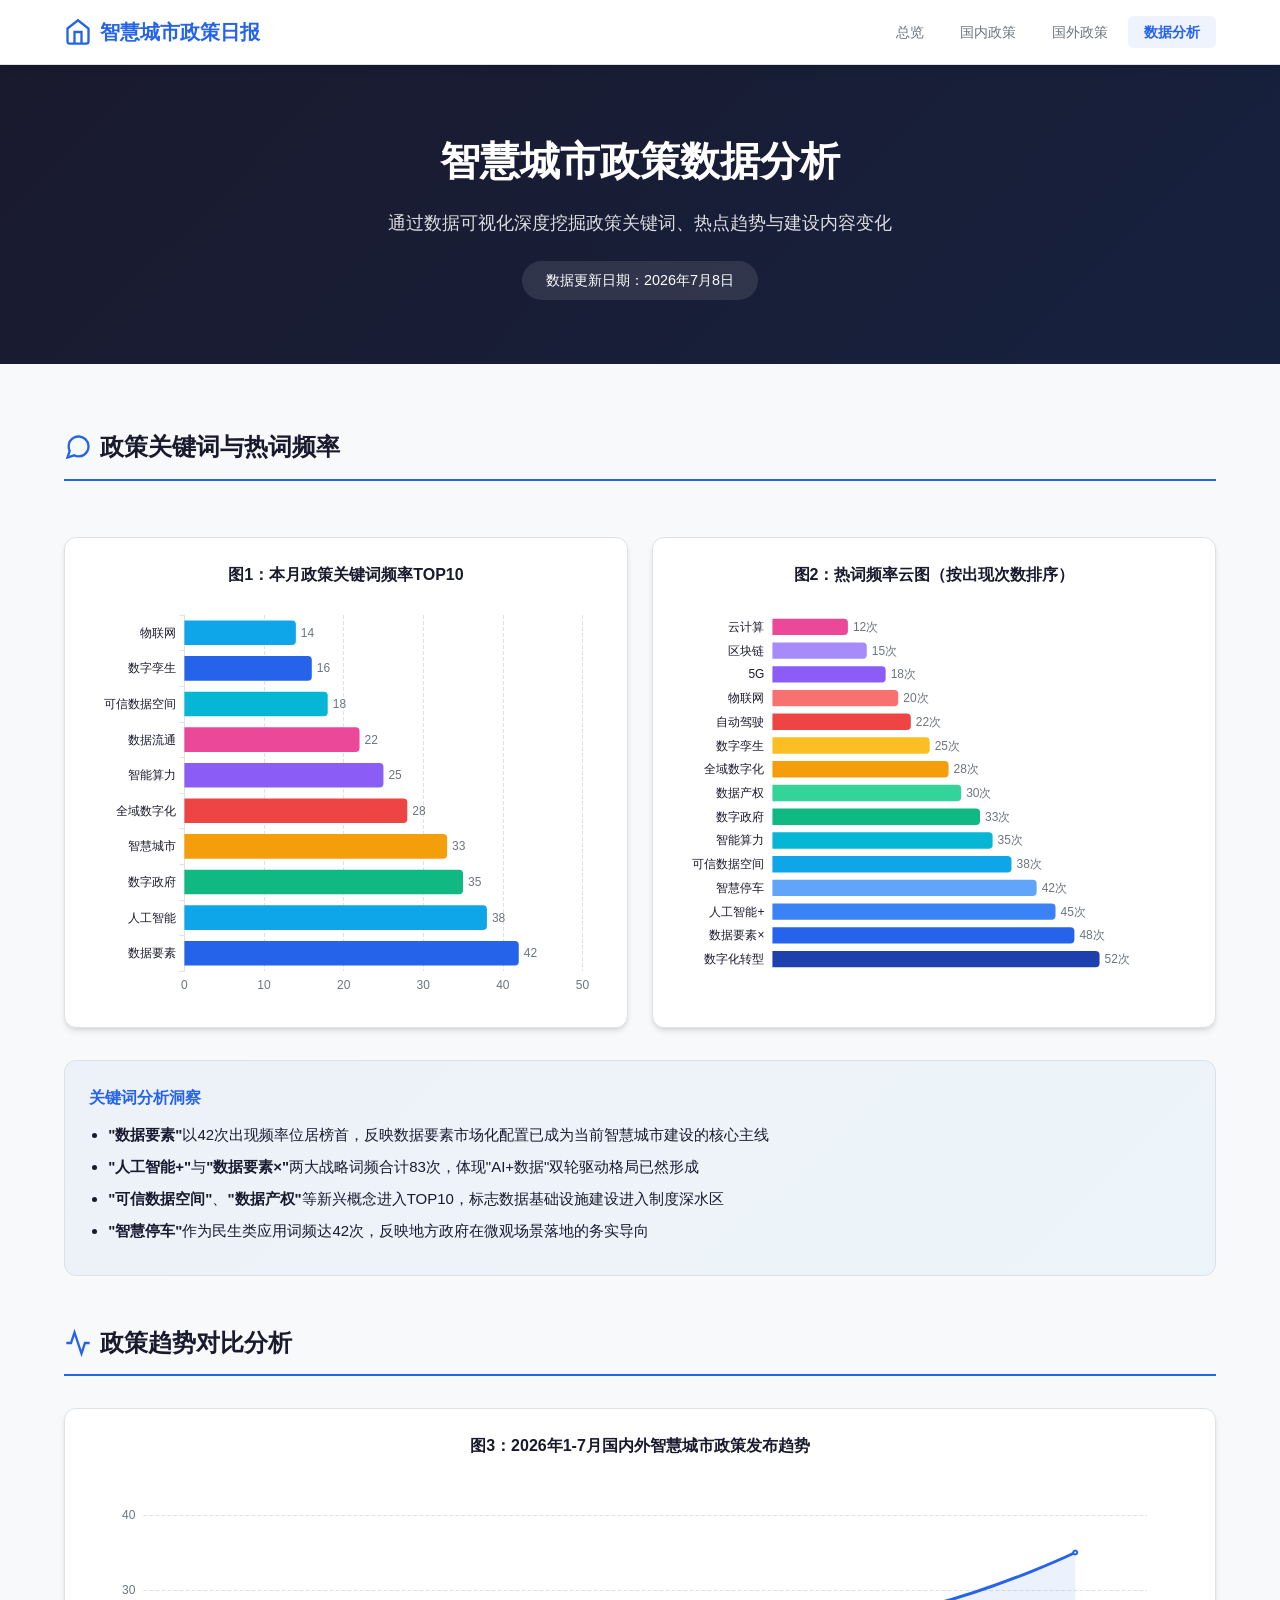
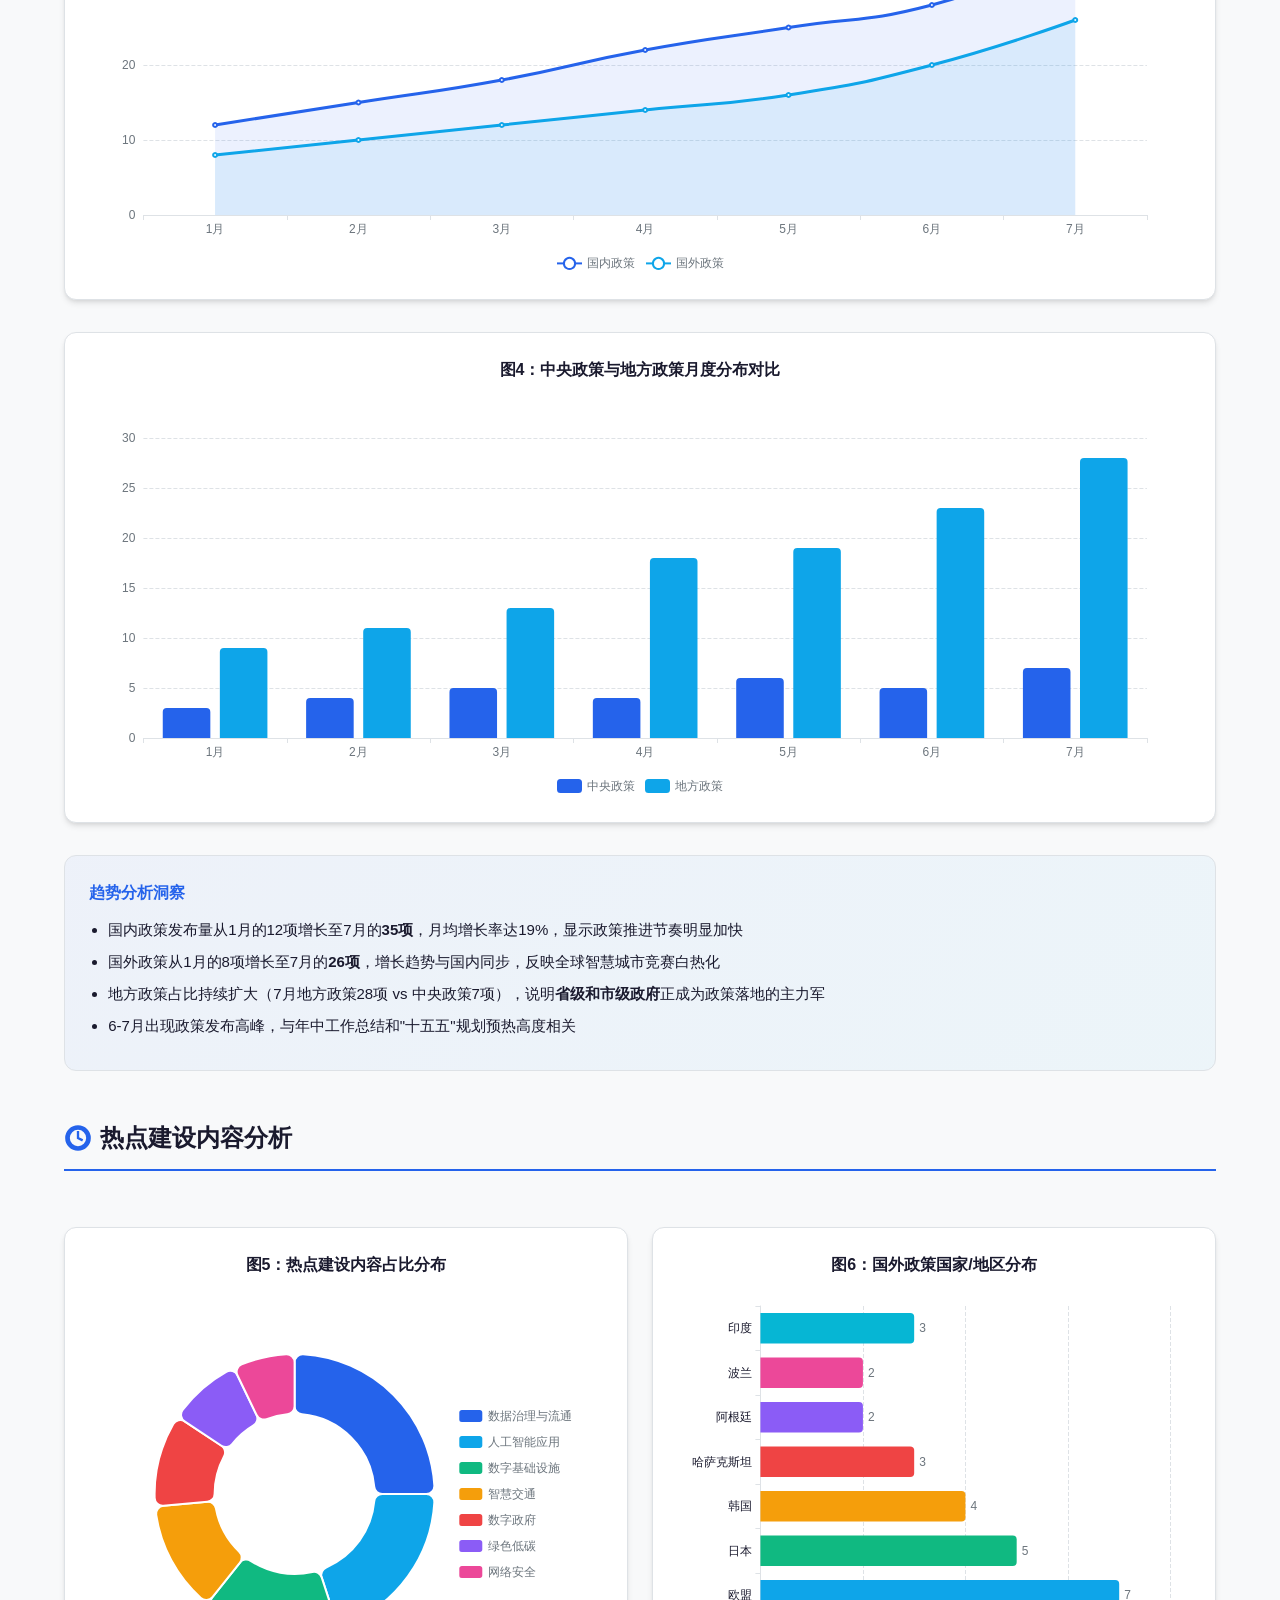
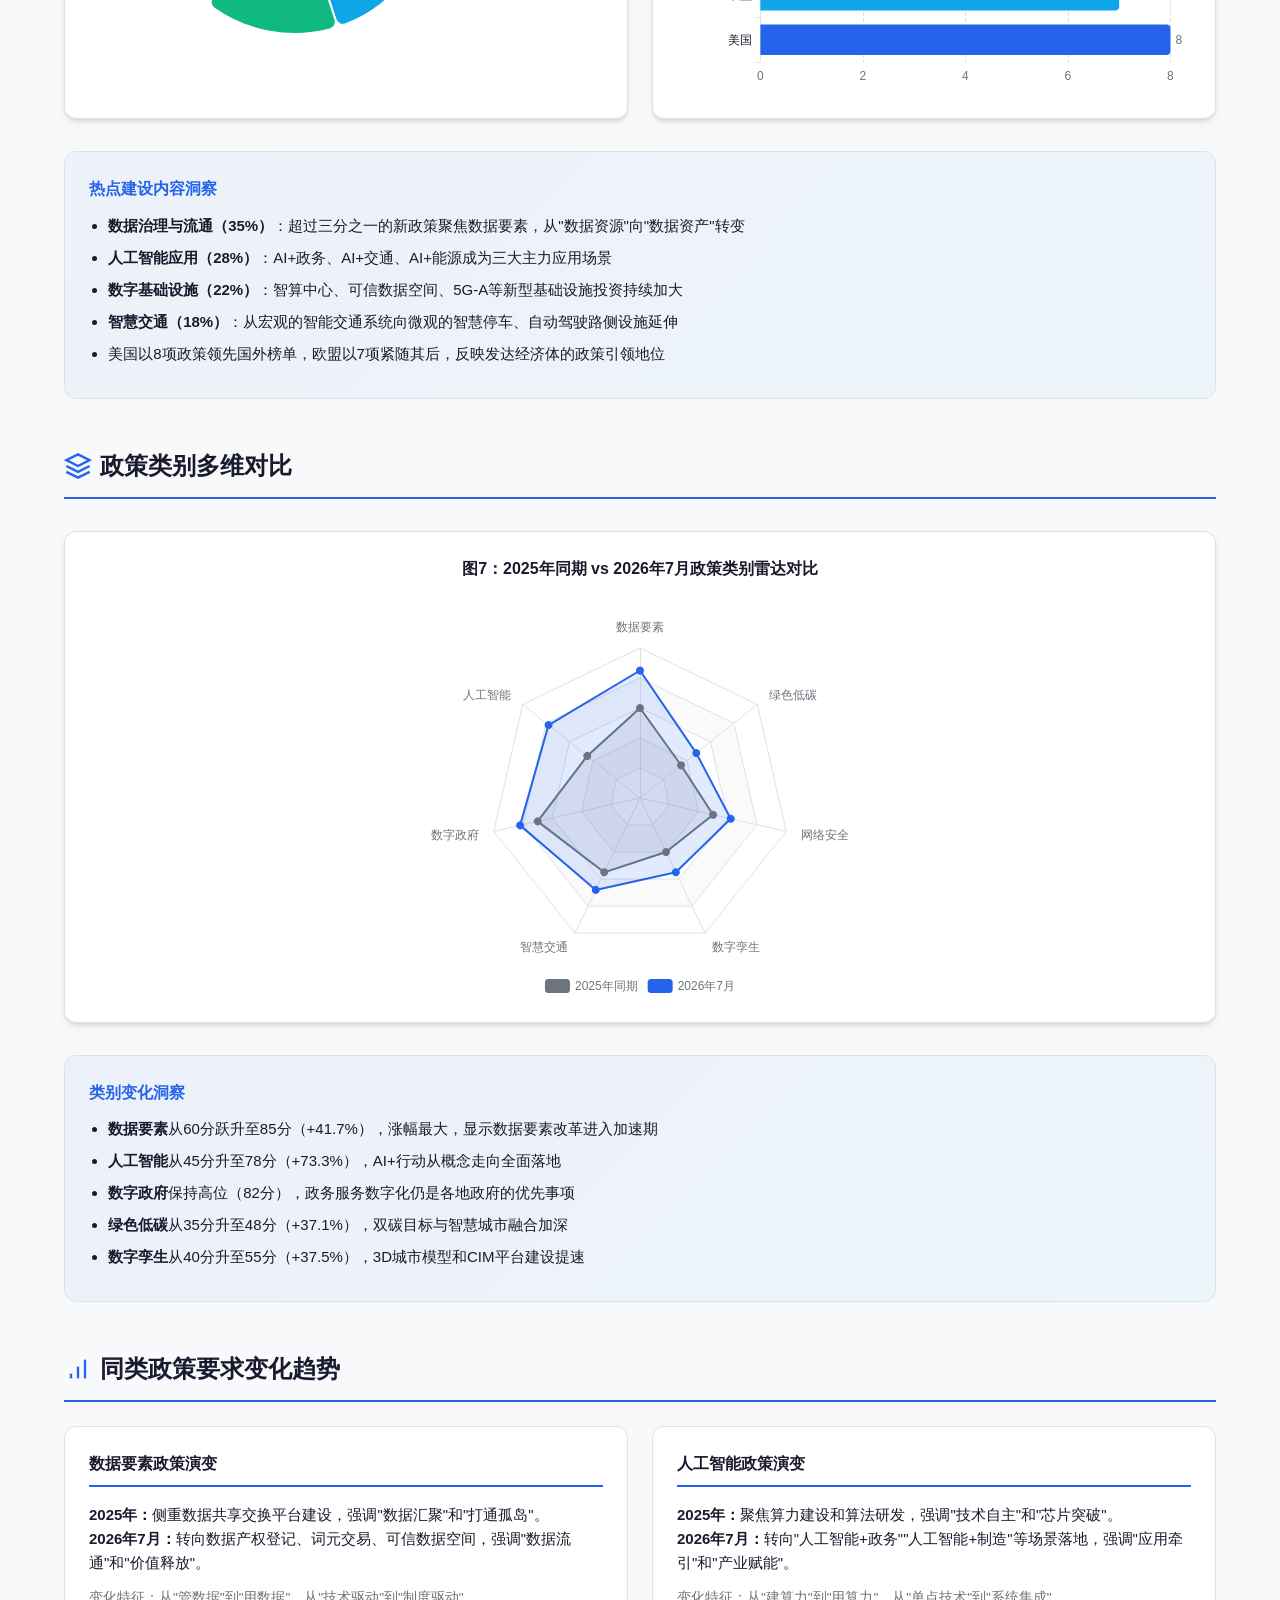
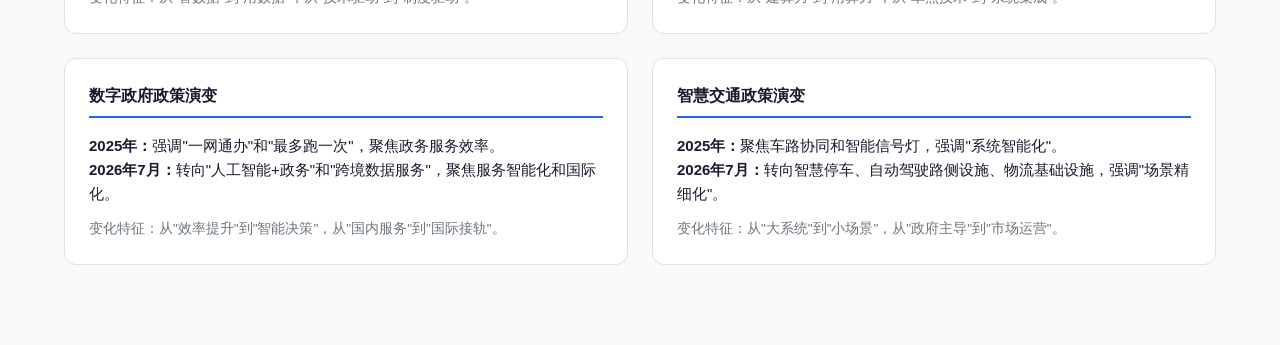
<file: analysis.html>
<!-- Generated by Trae Work -->
<!DOCTYPE html>
<html lang="zh-CN">
<head>
<meta charset="UTF-8">
<meta name="viewport" content="width=device-width, initial-scale=1.0">
<title>数据分析 - 智慧城市政策日报</title>
<link rel="stylesheet" href="assets/style.css">
<style>
  .insight-box { background: linear-gradient(135deg, rgba(37,99,235,0.05) 0%, rgba(14,165,233,0.05) 100%); border-radius: 12px; padding: 1.5rem; margin-bottom: 1.5rem; border: 1px solid var(--rule); }
  .insight-box h4 { color: var(--accent); margin-bottom: 0.75rem; font-size: 1rem; }
  .insight-box ul { padding-left: 1.2rem; color: var(--ink); }
  .insight-box li { margin-bottom: 0.5rem; }
  .chart-grid { display: grid; grid-template-columns: repeat(auto-fit, minmax(480px, 1fr)); gap: 1.5rem; }
  @media (max-width: 768px) { .chart-grid { grid-template-columns: 1fr; } }
</style>
</head>
<body>

<nav class="navbar">
  <div class="nav-container">
    <a href="index.html" class="nav-brand">
      <svg viewBox="0 0 24 24" fill="none" stroke="currentColor" stroke-width="2"><path d="M3 9l9-7 9 7v11a2 2 0 0 1-2 2H5a2 2 0 0 1-2-2z"></path><polyline points="9 22 9 12 15 12 15 22"></polyline></svg>
      智慧城市政策日报
    </a>
    <ul class="nav-menu">
      <li><a href="index.html">总览</a></li>
      <li><a href="domestic.html">国内政策</a></li>
      <li><a href="international.html">国外政策</a></li>
      <li><a href="analysis.html" class="active">数据分析</a></li>
    </ul>
  </div>
</nav>

<header class="hero">
  <h1>智慧城市政策数据分析</h1>
  <p>通过数据可视化深度挖掘政策关键词、热点趋势与建设内容变化</p>
  <div class="date-badge">数据更新日期：2026年7月8日</div>
</header>

<main class="container">

  <!-- Section 1: Keywords & Hot Words -->
  <section class="section">
    <h2 class="section-title">
      <svg class="icon" viewBox="0 0 24 24" fill="none" stroke="currentColor" stroke-width="2"><path d="M21 11.5a8.38 8.38 0 0 1-.9 3.8 8.5 8.5 0 0 1-7.6 4.7 8.38 8.38 0 0 1-3.8-.9L3 21l1.9-5.7a8.38 8.38 0 0 1-.9-3.8 8.5 8.5 0 0 1 4.7-7.6 8.38 8.38 0 0 1 3.8-.9h.5a8.48 8.48 0 0 1 8 8v.5z"></path></svg>
      政策关键词与热词频率
    </h2>

    <div class="chart-grid">
      <figure class="chart-figure">
        <figcaption>图1：本月政策关键词频率TOP10</figcaption>
        <div id="chart-keywords" class="chart-container"></div>
      </figure>
      <figure class="chart-figure">
        <figcaption>图2：热词频率云图（按出现次数排序）</figcaption>
        <div id="chart-wordcloud" class="chart-container"></div>
      </figure>
    </div>

    <div class="insight-box">
      <h4>关键词分析洞察</h4>
      <ul>
        <li><strong>"数据要素"</strong>以42次出现频率位居榜首，反映数据要素市场化配置已成为当前智慧城市建设的核心主线</li>
        <li><strong>"人工智能+"</strong>与<strong>"数据要素×"</strong>两大战略词频合计83次，体现"AI+数据"双轮驱动格局已然形成</li>
        <li><strong>"可信数据空间"</strong>、<strong>"数据产权"</strong>等新兴概念进入TOP10，标志数据基础设施建设进入制度深水区</li>
        <li><strong>"智慧停车"</strong>作为民生类应用词频达42次，反映地方政府在微观场景落地的务实导向</li>
      </ul>
    </div>
  </section>

  <!-- Section 2: Trend Analysis -->
  <section class="section">
    <h2 class="section-title">
      <svg class="icon" viewBox="0 0 24 24" fill="none" stroke="currentColor" stroke-width="2"><polyline points="22 12 18 12 15 21 9 3 6 12 2 12"></polyline></svg>
      政策趋势对比分析
    </h2>

    <figure class="chart-figure">
      <figcaption>图3：2026年1-7月国内外智慧城市政策发布趋势</figcaption>
      <div id="chart-policy-trend" class="chart-container"></div>
    </figure>

    <figure class="chart-figure">
      <figcaption>图4：中央政策与地方政策月度分布对比</figcaption>
      <div id="chart-monthly" class="chart-container"></div>
    </figure>

    <div class="insight-box">
      <h4>趋势分析洞察</h4>
      <ul>
        <li>国内政策发布量从1月的12项增长至7月的<strong>35项</strong>，月均增长率达19%，显示政策推进节奏明显加快</li>
        <li>国外政策从1月的8项增长至7月的<strong>26项</strong>，增长趋势与国内同步，反映全球智慧城市竞赛白热化</li>
        <li>地方政策占比持续扩大（7月地方政策28项 vs 中央政策7项），说明<strong>省级和市级政府</strong>正成为政策落地的主力军</li>
        <li>6-7月出现政策发布高峰，与年中工作总结和"十五五"规划预热高度相关</li>
      </ul>
    </div>
  </section>

  <!-- Section 3: Hot Topics -->
  <section class="section">
    <h2 class="section-title">
      <svg class="icon" viewBox="0 0 24 24" fill="none" stroke="currentColor" stroke-width="2"><path d="M12 2a10 10 0 1 0 10 10A10 10 0 0 0 12 2zm0 18a8 8 0 1 1 8-8 8 8 0 0 1-8 8z"></path><path d="M12 6v6l4 2"></path></svg>
      热点建设内容分析
    </h2>

    <div class="chart-grid">
      <figure class="chart-figure">
        <figcaption>图5：热点建设内容占比分布</figcaption>
        <div id="chart-hot-topics" class="chart-container"></div>
      </figure>
      <figure class="chart-figure">
        <figcaption>图6：国外政策国家/地区分布</figcaption>
        <div id="chart-intl-dist" class="chart-container"></div>
      </figure>
    </div>

    <div class="insight-box">
      <h4>热点建设内容洞察</h4>
      <ul>
        <li><strong>数据治理与流通（35%）</strong>：超过三分之一的新政策聚焦数据要素，从"数据资源"向"数据资产"转变</li>
        <li><strong>人工智能应用（28%）</strong>：AI+政务、AI+交通、AI+能源成为三大主力应用场景</li>
        <li><strong>数字基础设施（22%）</strong>：智算中心、可信数据空间、5G-A等新型基础设施投资持续加大</li>
        <li><strong>智慧交通（18%）</strong>：从宏观的智能交通系统向微观的智慧停车、自动驾驶路侧设施延伸</li>
        <li>美国以8项政策领先国外榜单，欧盟以7项紧随其后，反映发达经济体的政策引领地位</li>
      </ul>
    </div>
  </section>

  <!-- Section 4: Category Radar -->
  <section class="section">
    <h2 class="section-title">
      <svg class="icon" viewBox="0 0 24 24" fill="none" stroke="currentColor" stroke-width="2"><polygon points="12 2 2 7 12 12 22 7 12 2"></polygon><polyline points="2 17 12 22 22 17"></polyline><polyline points="2 12 12 17 22 12"></polyline></svg>
      政策类别多维对比
    </h2>

    <figure class="chart-figure">
      <figcaption>图7：2025年同期 vs 2026年7月政策类别雷达对比</figcaption>
      <div id="chart-radar" class="chart-container"></div>
    </figure>

    <div class="insight-box">
      <h4>类别变化洞察</h4>
      <ul>
        <li><strong>数据要素</strong>从60分跃升至85分（+41.7%），涨幅最大，显示数据要素改革进入加速期</li>
        <li><strong>人工智能</strong>从45分升至78分（+73.3%），AI+行动从概念走向全面落地</li>
        <li><strong>数字政府</strong>保持高位（82分），政务服务数字化仍是各地政府的优先事项</li>
        <li><strong>绿色低碳</strong>从35分升至48分（+37.1%），双碳目标与智慧城市融合加深</li>
        <li><strong>数字孪生</strong>从40分升至55分（+37.5%），3D城市模型和CIM平台建设提速</li>
      </ul>
    </div>
  </section>

  <!-- Section 5: Comparison Summary -->
  <section class="section">
    <h2 class="section-title">
      <svg class="icon" viewBox="0 0 24 24" fill="none" stroke="currentColor" stroke-width="2"><path d="M12 20V10"></path><path d="M18 20V4"></path><path d="M6 20v-4"></path></svg>
      同类政策要求变化趋势
    </h2>

    <div class="compare-grid">
      <div class="compare-card">
        <h4>数据要素政策演变</h4>
        <p><strong>2025年：</strong>侧重数据共享交换平台建设，强调"数据汇聚"和"打通孤岛"。</p>
        <p><strong>2026年7月：</strong>转向数据产权登记、词元交易、可信数据空间，强调"数据流通"和"价值释放"。</p>
        <p style="margin-top:0.75rem;color:var(--muted);font-size:0.85rem;">变化特征：从"管数据"到"用数据"，从"技术驱动"到"制度驱动"。</p>
      </div>
      <div class="compare-card">
        <h4>人工智能政策演变</h4>
        <p><strong>2025年：</strong>聚焦算力建设和算法研发，强调"技术自主"和"芯片突破"。</p>
        <p><strong>2026年7月：</strong>转向"人工智能+政务""人工智能+制造"等场景落地，强调"应用牵引"和"产业赋能"。</p>
        <p style="margin-top:0.75rem;color:var(--muted);font-size:0.85rem;">变化特征：从"建算力"到"用算力"，从"单点技术"到"系统集成"。</p>
      </div>
      <div class="compare-card">
        <h4>数字政府政策演变</h4>
        <p><strong>2025年：</strong>强调"一网通办"和"最多跑一次"，聚焦政务服务效率。</p>
        <p><strong>2026年7月：</strong>转向"人工智能+政务"和"跨境数据服务"，聚焦服务智能化和国际化。</p>
        <p style="margin-top:0.75rem;color:var(--muted);font-size:0.85rem;">变化特征：从"效率提升"到"智能决策"，从"国内服务"到"国际接轨"。</p>
      </div>
      <div class="compare-card">
        <h4>智慧交通政策演变</h4>
        <p><strong>2025年：</strong>聚焦车路协同和智能信号灯，强调"系统智能化"。</p>
        <p><strong>2026年7月：</strong>转向智慧停车、自动驾驶路侧设施、物流基础设施，强调"场景精细化"。</p>
        <p style="margin-top:0.75rem;color:var(--muted);font-size:0.85rem;">变化特征：从"大系统"到"小场景"，从"政府主导"到"市场运营"。</p>
      </div>
    </div>
  </section>

</main>

<script src="./_shared/js/echarts.min.js"></script>
<script src="assets/charts.js"></script>
</body>
</html>
</file>
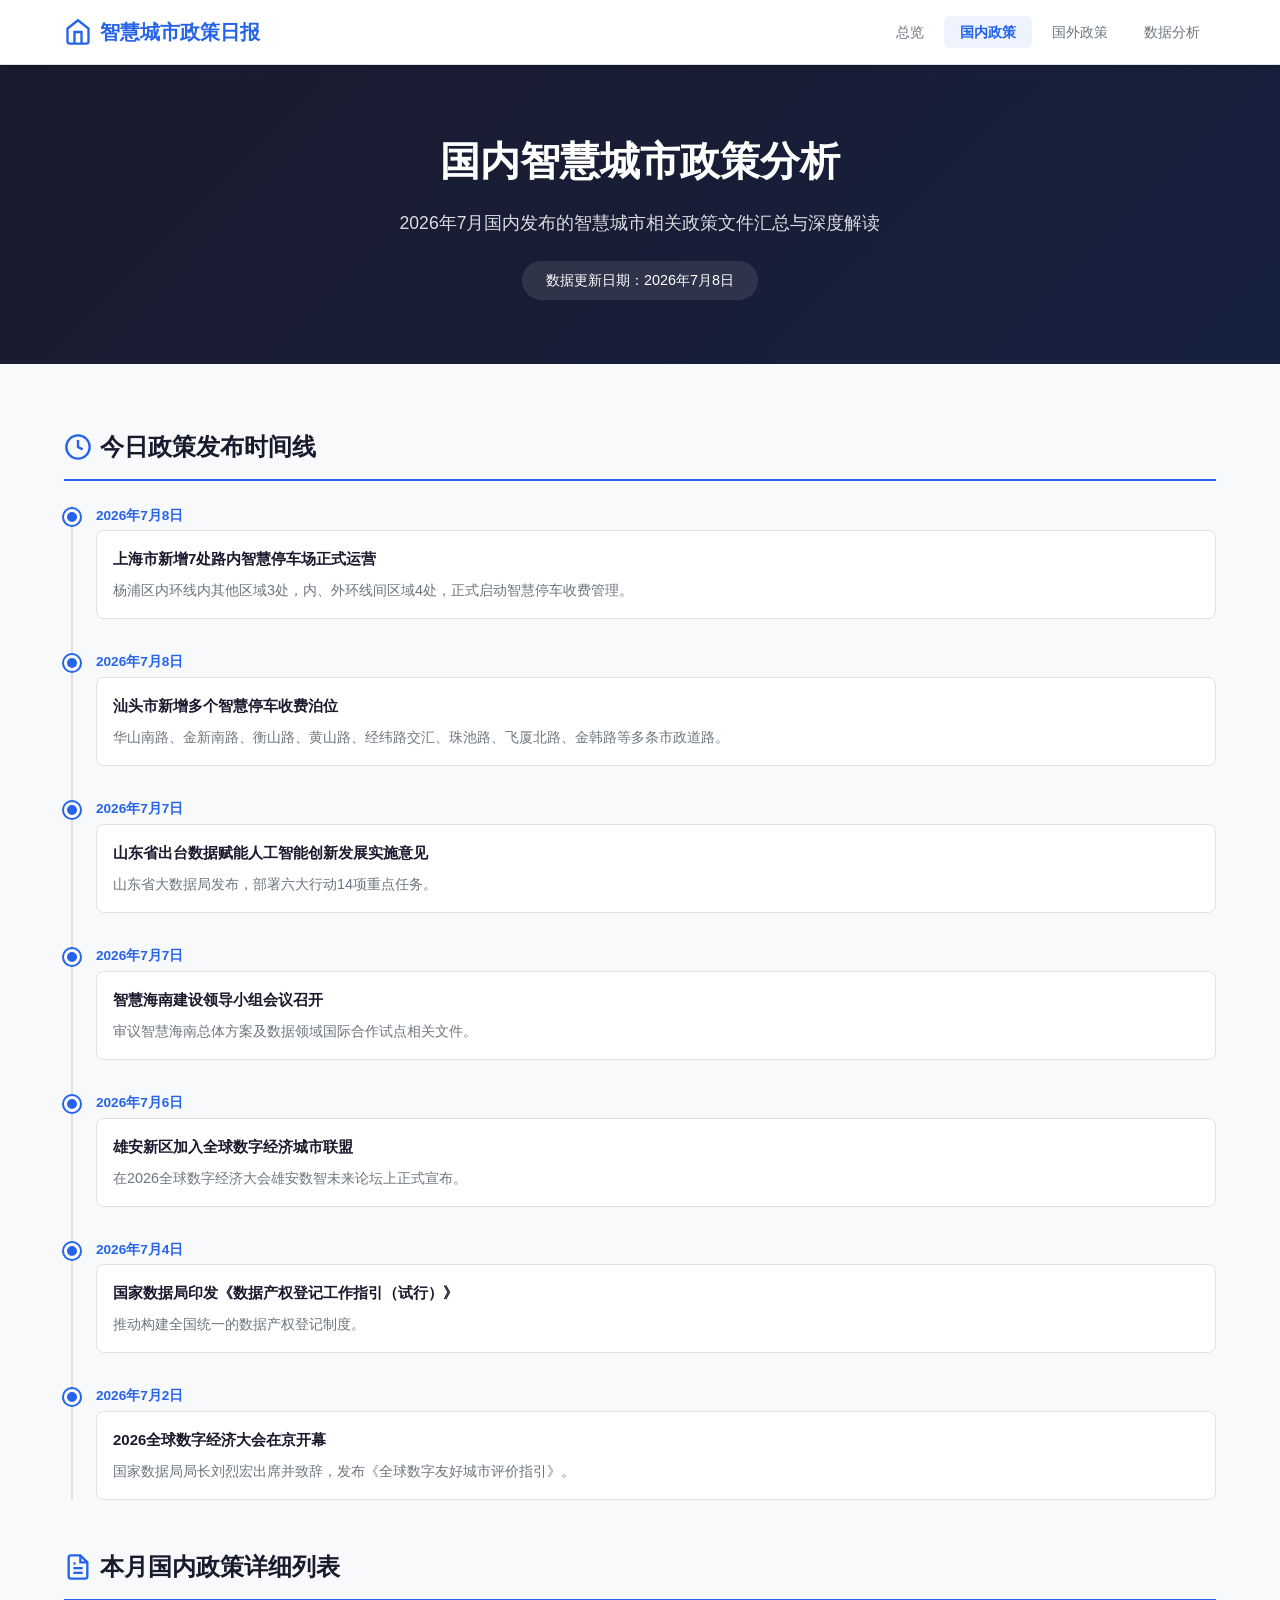
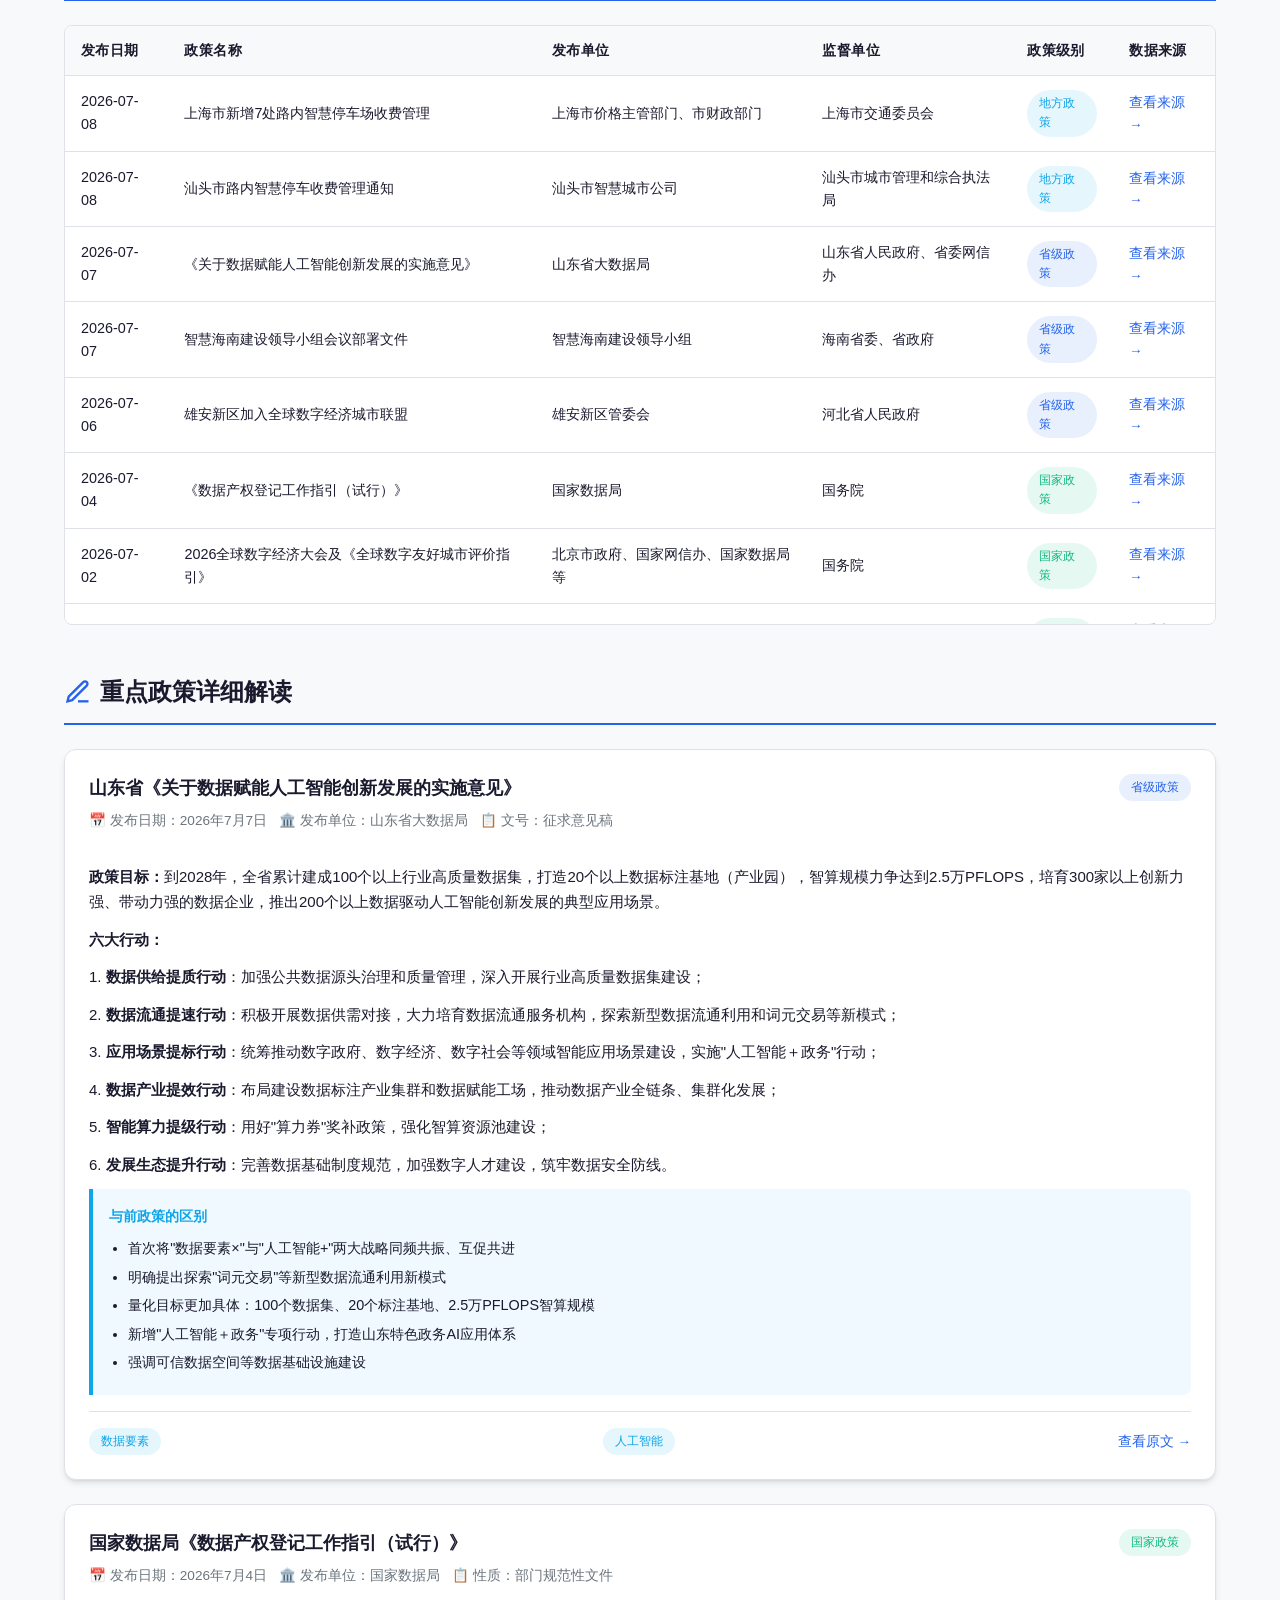
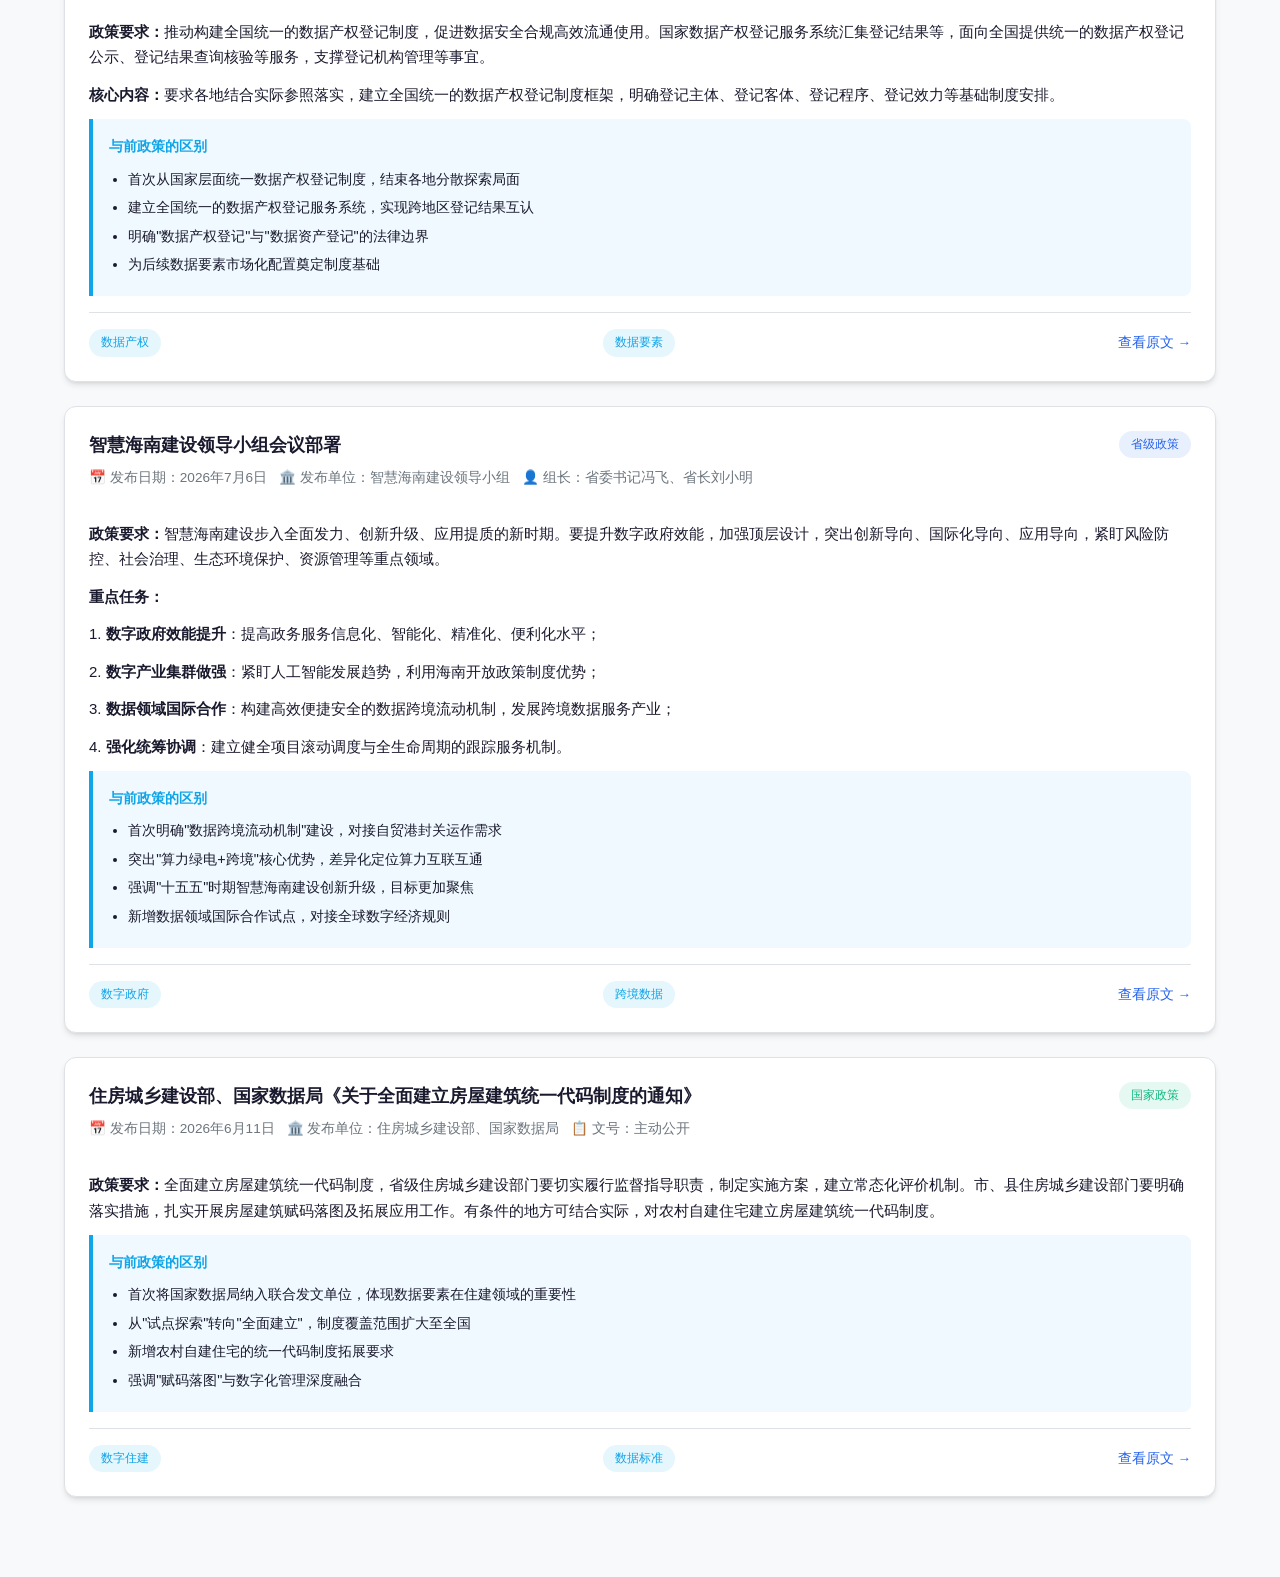
<file: domestic.html>
<!-- Generated by Trae Work -->
<!DOCTYPE html>
<html lang="zh-CN">
<head>
<meta charset="UTF-8">
<meta name="viewport" content="width=device-width, initial-scale=1.0">
<title>国内政策 - 智慧城市政策日报</title>
<link rel="stylesheet" href="assets/style.css">
<style>
  .diff-box { background: #f0f9ff; border-left: 4px solid var(--accent2); padding: 1rem; border-radius: 0 8px 8px 0; margin-top: 0.75rem; }
  .diff-box h5 { font-size: 0.85rem; color: var(--accent2); margin-bottom: 0.5rem; }
  .diff-box ul { font-size: 0.9rem; padding-left: 1.2rem; color: var(--ink); }
  .diff-box li { margin-bottom: 0.25rem; }
</style>
</head>
<body>

<nav class="navbar">
  <div class="nav-container">
    <a href="index.html" class="nav-brand">
      <svg viewBox="0 0 24 24" fill="none" stroke="currentColor" stroke-width="2"><path d="M3 9l9-7 9 7v11a2 2 0 0 1-2 2H5a2 2 0 0 1-2-2z"></path><polyline points="9 22 9 12 15 12 15 22"></polyline></svg>
      智慧城市政策日报
    </a>
    <ul class="nav-menu">
      <li><a href="index.html">总览</a></li>
      <li><a href="domestic.html" class="active">国内政策</a></li>
      <li><a href="international.html">国外政策</a></li>
      <li><a href="analysis.html">数据分析</a></li>
    </ul>
  </div>
</nav>

<header class="hero">
  <h1>国内智慧城市政策分析</h1>
  <p>2026年7月国内发布的智慧城市相关政策文件汇总与深度解读</p>
  <div class="date-badge">数据更新日期：2026年7月8日</div>
</header>

<main class="container">

  <!-- Section 1: Timeline -->
  <section class="section">
    <h2 class="section-title">
      <svg class="icon" viewBox="0 0 24 24" fill="none" stroke="currentColor" stroke-width="2"><circle cx="12" cy="12" r="10"></circle><polyline points="12 6 12 12 16 14"></polyline></svg>
      今日政策发布时间线
    </h2>
    <div class="timeline">
      <div class="timeline-item">
        <div class="timeline-dot domestic"></div>
        <div class="timeline-date">2026年7月8日</div>
        <div class="timeline-content">
          <div class="timeline-title">上海市新增7处路内智慧停车场正式运营</div>
          <div class="timeline-desc">杨浦区内环线内其他区域3处，内、外环线间区域4处，正式启动智慧停车收费管理。</div>
        </div>
      </div>
      <div class="timeline-item">
        <div class="timeline-dot domestic"></div>
        <div class="timeline-date">2026年7月8日</div>
        <div class="timeline-content">
          <div class="timeline-title">汕头市新增多个智慧停车收费泊位</div>
          <div class="timeline-desc">华山南路、金新南路、衡山路、黄山路、经纬路交汇、珠池路、飞厦北路、金韩路等多条市政道路。</div>
        </div>
      </div>
      <div class="timeline-item">
        <div class="timeline-dot domestic"></div>
        <div class="timeline-date">2026年7月7日</div>
        <div class="timeline-content">
          <div class="timeline-title">山东省出台数据赋能人工智能创新发展实施意见</div>
          <div class="timeline-desc">山东省大数据局发布，部署六大行动14项重点任务。</div>
        </div>
      </div>
      <div class="timeline-item">
        <div class="timeline-dot domestic"></div>
        <div class="timeline-date">2026年7月7日</div>
        <div class="timeline-content">
          <div class="timeline-title">智慧海南建设领导小组会议召开</div>
          <div class="timeline-desc">审议智慧海南总体方案及数据领域国际合作试点相关文件。</div>
        </div>
      </div>
      <div class="timeline-item">
        <div class="timeline-dot domestic"></div>
        <div class="timeline-date">2026年7月6日</div>
        <div class="timeline-content">
          <div class="timeline-title">雄安新区加入全球数字经济城市联盟</div>
          <div class="timeline-desc">在2026全球数字经济大会雄安数智未来论坛上正式宣布。</div>
        </div>
      </div>
      <div class="timeline-item">
        <div class="timeline-dot domestic"></div>
        <div class="timeline-date">2026年7月4日</div>
        <div class="timeline-content">
          <div class="timeline-title">国家数据局印发《数据产权登记工作指引（试行）》</div>
          <div class="timeline-desc">推动构建全国统一的数据产权登记制度。</div>
        </div>
      </div>
      <div class="timeline-item">
        <div class="timeline-dot domestic"></div>
        <div class="timeline-date">2026年7月2日</div>
        <div class="timeline-content">
          <div class="timeline-title">2026全球数字经济大会在京开幕</div>
          <div class="timeline-desc">国家数据局局长刘烈宏出席并致辞，发布《全球数字友好城市评价指引》。</div>
        </div>
      </div>
    </div>
  </section>

  <!-- Section 2: Detailed Policy Table -->
  <section class="section">
    <h2 class="section-title">
      <svg class="icon" viewBox="0 0 24 24" fill="none" stroke="currentColor" stroke-width="2"><path d="M14 2H6a2 2 0 0 0-2 2v16a2 2 0 0 0 2 2h12a2 2 0 0 0 2-2V8z"></path><polyline points="14 2 14 8 20 8"></polyline><line x1="16" y1="13" x2="8" y2="13"></line><line x1="16" y1="17" x2="8" y2="17"></line><polyline points="10 9 9 9 8 9"></polyline></svg>
      本月国内政策详细列表
    </h2>
    <div class="table-wrap">
      <table>
        <thead>
          <tr>
            <th>发布日期</th>
            <th>政策名称</th>
            <th>发布单位</th>
            <th>监督单位</th>
            <th>政策级别</th>
            <th>数据来源</th>
          </tr>
        </thead>
        <tbody>
          <tr>
            <td>2026-07-08</td>
            <td>上海市新增7处路内智慧停车场收费管理</td>
            <td>上海市价格主管部门、市财政部门</td>
            <td>上海市交通委员会</td>
            <td><span class="tag tag-info">地方政策</span></td>
            <td><a class="source-link" href="http://m.toutiao.com/group/7659592749594919447/" target="_blank">查看来源 →</a></td>
          </tr>
          <tr>
            <td>2026-07-08</td>
            <td>汕头市路内智慧停车收费管理通知</td>
            <td>汕头市智慧城市公司</td>
            <td>汕头市城市管理和综合执法局</td>
            <td><span class="tag tag-info">地方政策</span></td>
            <td><a class="source-link" href="http://m.toutiao.com/group/7659575301982405143/" target="_blank">查看来源 →</a></td>
          </tr>
          <tr>
            <td>2026-07-07</td>
            <td>《关于数据赋能人工智能创新发展的实施意见》</td>
            <td>山东省大数据局</td>
            <td>山东省人民政府、省委网信办</td>
            <td><span class="tag tag-primary">省级政策</span></td>
            <td><a class="source-link" href="http://sd.people.com.cn/n2/2026/0707/c166192-41631437.html" target="_blank">查看来源 →</a></td>
          </tr>
          <tr>
            <td>2026-07-07</td>
            <td>智慧海南建设领导小组会议部署文件</td>
            <td>智慧海南建设领导小组</td>
            <td>海南省委、省政府</td>
            <td><span class="tag tag-primary">省级政策</span></td>
            <td><a class="source-link" href="http://hi.people.com.cn/n2/2026/0707/c231190-41631149.html" target="_blank">查看来源 →</a></td>
          </tr>
          <tr>
            <td>2026-07-06</td>
            <td>雄安新区加入全球数字经济城市联盟</td>
            <td>雄安新区管委会</td>
            <td>河北省人民政府</td>
            <td><span class="tag tag-primary">省级政策</span></td>
            <td><a class="source-link" href="http://www.xinhuanet.com/local/20260707/26045c7cf1714ab88959398685da08bc/c.html" target="_blank">查看来源 →</a></td>
          </tr>
          <tr>
            <td>2026-07-04</td>
            <td>《数据产权登记工作指引（试行）》</td>
            <td>国家数据局</td>
            <td>国务院</td>
            <td><span class="tag tag-success">国家政策</span></td>
            <td><a class="source-link" href="https://m.afzhan.com/news/detail/110469.html" target="_blank">查看来源 →</a></td>
          </tr>
          <tr>
            <td>2026-07-02</td>
            <td>2026全球数字经济大会及《全球数字友好城市评价指引》</td>
            <td>北京市政府、国家网信办、国家数据局等</td>
            <td>国务院</td>
            <td><span class="tag tag-success">国家政策</span></td>
            <td><a class="source-link" href="https://m.afzhan.com/news/detail/110469.html" target="_blank">查看来源 →</a></td>
          </tr>
          <tr>
            <td>2026-06-29</td>
            <td>《关于推动工业互联网高质量发展的实施意见》</td>
            <td>工信部等八部门</td>
            <td>国务院</td>
            <td><span class="tag tag-success">国家政策</span></td>
            <td><a class="source-link" href="https://m.afzhan.com/news/detail/110469.html" target="_blank">查看来源 →</a></td>
          </tr>
          <tr>
            <td>2026-06-11</td>
            <td>《关于全面建立房屋建筑统一代码制度的通知》</td>
            <td>住房城乡建设部、国家数据局</td>
            <td>国务院</td>
            <td><span class="tag tag-success">国家政策</span></td>
            <td><a class="source-link" href="https://www.gov.cn/zhengce/zhengceku/202606/content_7072543.htm" target="_blank">查看来源 →</a></td>
          </tr>
          <tr>
            <td>2026-04</td>
            <td>《深化智慧城市发展推进全域数字化转型行动方案》</td>
            <td>甘肃省数据局等五部门</td>
            <td>甘肃省人民政府</td>
            <td><span class="tag tag-primary">省级政策</span></td>
            <td><a class="source-link" href="http://www.gansu.gov.cn/gsszf/c100060/202604/174313665/files/7229cb7473514717af5bc48699872cb0.pdf" target="_blank">查看来源 →</a></td>
          </tr>
        </tbody>
      </table>
    </div>
  </section>

  <!-- Section 3: Policy Details -->
  <section class="section">
    <h2 class="section-title">
      <svg class="icon" viewBox="0 0 24 24" fill="none" stroke="currentColor" stroke-width="2"><path d="M12 20h9"></path><path d="M16.5 3.5a2.121 2.121 0 0 1 3 3L7 19l-4 1 1-4L16.5 3.5z"></path></svg>
      重点政策详细解读
    </h2>

    <div class="card">
      <div class="card-header">
        <div>
          <div class="card-title">山东省《关于数据赋能人工智能创新发展的实施意见》</div>
          <div class="card-meta">
            <span>📅 发布日期：2026年7月7日</span>
            <span>🏛️ 发布单位：山东省大数据局</span>
            <span>📋 文号：征求意见稿</span>
          </div>
        </div>
        <span class="tag tag-primary">省级政策</span>
      </div>
      <div class="card-body">
        <p><strong>政策目标：</strong>到2028年，全省累计建成100个以上行业高质量数据集，打造20个以上数据标注基地（产业园），智算规模力争达到2.5万PFLOPS，培育300家以上创新力强、带动力强的数据企业，推出200个以上数据驱动人工智能创新发展的典型应用场景。</p>
        <p><strong>六大行动：</strong></p>
        <p>1. <strong>数据供给提质行动</strong>：加强公共数据源头治理和质量管理，深入开展行业高质量数据集建设；</p>
        <p>2. <strong>数据流通提速行动</strong>：积极开展数据供需对接，大力培育数据流通服务机构，探索新型数据流通利用和词元交易等新模式；</p>
        <p>3. <strong>应用场景提标行动</strong>：统筹推动数字政府、数字经济、数字社会等领域智能应用场景建设，实施"人工智能＋政务"行动；</p>
        <p>4. <strong>数据产业提效行动</strong>：布局建设数据标注产业集群和数据赋能工场，推动数据产业全链条、集群化发展；</p>
        <p>5. <strong>智能算力提级行动</strong>：用好"算力券"奖补政策，强化智算资源池建设；</p>
        <p>6. <strong>发展生态提升行动</strong>：完善数据基础制度规范，加强数字人才建设，筑牢数据安全防线。</p>
        <div class="diff-box">
          <h5>与前政策的区别</h5>
          <ul>
            <li>首次将"数据要素×"与"人工智能+"两大战略同频共振、互促共进</li>
            <li>明确提出探索"词元交易"等新型数据流通利用新模式</li>
            <li>量化目标更加具体：100个数据集、20个标注基地、2.5万PFLOPS智算规模</li>
            <li>新增"人工智能＋政务"专项行动，打造山东特色政务AI应用体系</li>
            <li>强调可信数据空间等数据基础设施建设</li>
          </ul>
        </div>
      </div>
      <div class="card-footer">
        <span class="tag tag-info">数据要素</span>
        <span class="tag tag-info">人工智能</span>
        <a class="source-link" href="http://sd.people.com.cn/n2/2026/0707/c166192-41631437.html" target="_blank">查看原文 →</a>
      </div>
    </div>

    <div class="card">
      <div class="card-header">
        <div>
          <div class="card-title">国家数据局《数据产权登记工作指引（试行）》</div>
          <div class="card-meta">
            <span>📅 发布日期：2026年7月4日</span>
            <span>🏛️ 发布单位：国家数据局</span>
            <span>📋 性质：部门规范性文件</span>
          </div>
        </div>
        <span class="tag tag-success">国家政策</span>
      </div>
      <div class="card-body">
        <p><strong>政策要求：</strong>推动构建全国统一的数据产权登记制度，促进数据安全合规高效流通使用。国家数据产权登记服务系统汇集登记结果等，面向全国提供统一的数据产权登记公示、登记结果查询核验等服务，支撑登记机构管理等事宜。</p>
        <p><strong>核心内容：</strong>要求各地结合实际参照落实，建立全国统一的数据产权登记制度框架，明确登记主体、登记客体、登记程序、登记效力等基础制度安排。</p>
        <div class="diff-box">
          <h5>与前政策的区别</h5>
          <ul>
            <li>首次从国家层面统一数据产权登记制度，结束各地分散探索局面</li>
            <li>建立全国统一的数据产权登记服务系统，实现跨地区登记结果互认</li>
            <li>明确"数据产权登记"与"数据资产登记"的法律边界</li>
            <li>为后续数据要素市场化配置奠定制度基础</li>
          </ul>
        </div>
      </div>
      <div class="card-footer">
        <span class="tag tag-info">数据产权</span>
        <span class="tag tag-info">数据要素</span>
        <a class="source-link" href="https://m.afzhan.com/news/detail/110469.html" target="_blank">查看原文 →</a>
      </div>
    </div>

    <div class="card">
      <div class="card-header">
        <div>
          <div class="card-title">智慧海南建设领导小组会议部署</div>
          <div class="card-meta">
            <span>📅 发布日期：2026年7月6日</span>
            <span>🏛️ 发布单位：智慧海南建设领导小组</span>
            <span>👤 组长：省委书记冯飞、省长刘小明</span>
          </div>
        </div>
        <span class="tag tag-primary">省级政策</span>
      </div>
      <div class="card-body">
        <p><strong>政策要求：</strong>智慧海南建设步入全面发力、创新升级、应用提质的新时期。要提升数字政府效能，加强顶层设计，突出创新导向、国际化导向、应用导向，紧盯风险防控、社会治理、生态环境保护、资源管理等重点领域。</p>
        <p><strong>重点任务：</strong></p>
        <p>1. <strong>数字政府效能提升</strong>：提高政务服务信息化、智能化、精准化、便利化水平；</p>
        <p>2. <strong>数字产业集群做强</strong>：紧盯人工智能发展趋势，利用海南开放政策制度优势；</p>
        <p>3. <strong>数据领域国际合作</strong>：构建高效便捷安全的数据跨境流动机制，发展跨境数据服务产业；</p>
        <p>4. <strong>强化统筹协调</strong>：建立健全项目滚动调度与全生命周期的跟踪服务机制。</p>
        <div class="diff-box">
          <h5>与前政策的区别</h5>
          <ul>
            <li>首次明确"数据跨境流动机制"建设，对接自贸港封关运作需求</li>
            <li>突出"算力绿电+跨境"核心优势，差异化定位算力互联互通</li>
            <li>强调"十五五"时期智慧海南建设创新升级，目标更加聚焦</li>
            <li>新增数据领域国际合作试点，对接全球数字经济规则</li>
          </ul>
        </div>
      </div>
      <div class="card-footer">
        <span class="tag tag-info">数字政府</span>
        <span class="tag tag-info">跨境数据</span>
        <a class="source-link" href="http://hi.people.com.cn/n2/2026/0707/c231190-41631149.html" target="_blank">查看原文 →</a>
      </div>
    </div>

    <div class="card">
      <div class="card-header">
        <div>
          <div class="card-title">住房城乡建设部、国家数据局《关于全面建立房屋建筑统一代码制度的通知》</div>
          <div class="card-meta">
            <span>📅 发布日期：2026年6月11日</span>
            <span>🏛️ 发布单位：住房城乡建设部、国家数据局</span>
            <span>📋 文号：主动公开</span>
          </div>
        </div>
        <span class="tag tag-success">国家政策</span>
      </div>
      <div class="card-body">
        <p><strong>政策要求：</strong>全面建立房屋建筑统一代码制度，省级住房城乡建设部门要切实履行监督指导职责，制定实施方案，建立常态化评价机制。市、县住房城乡建设部门要明确落实措施，扎实开展房屋建筑赋码落图及拓展应用工作。有条件的地方可结合实际，对农村自建住宅建立房屋建筑统一代码制度。</p>
        <div class="diff-box">
          <h5>与前政策的区别</h5>
          <ul>
            <li>首次将国家数据局纳入联合发文单位，体现数据要素在住建领域的重要性</li>
            <li>从"试点探索"转向"全面建立"，制度覆盖范围扩大至全国</li>
            <li>新增农村自建住宅的统一代码制度拓展要求</li>
            <li>强调"赋码落图"与数字化管理深度融合</li>
          </ul>
        </div>
      </div>
      <div class="card-footer">
        <span class="tag tag-info">数字住建</span>
        <span class="tag tag-info">数据标准</span>
        <a class="source-link" href="https://www.gov.cn/zhengce/zhengceku/202606/content_7072543.htm" target="_blank">查看原文 →</a>
      </div>
    </div>
  </section>

</main>

<script src="./_shared/js/echarts.min.js"></script>
<script src="assets/charts.js"></script>
</body>
</html>
</file>
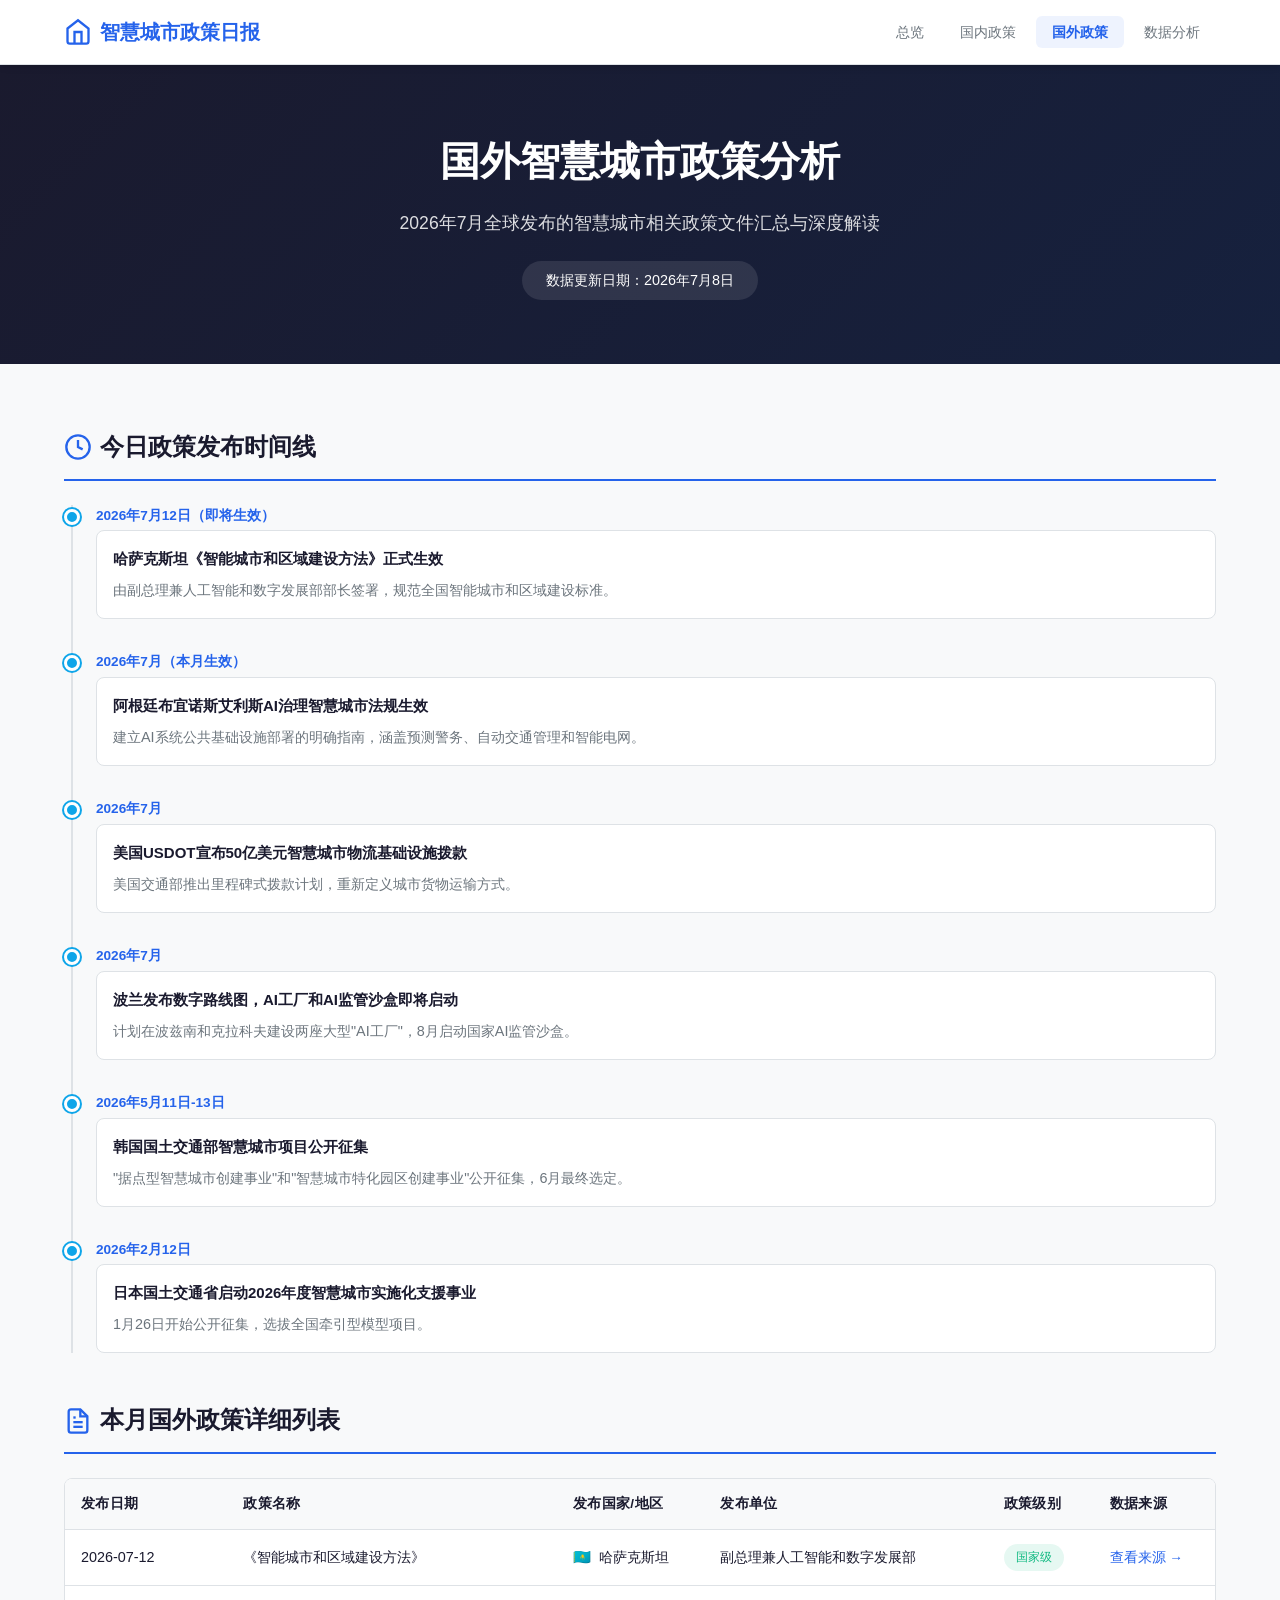
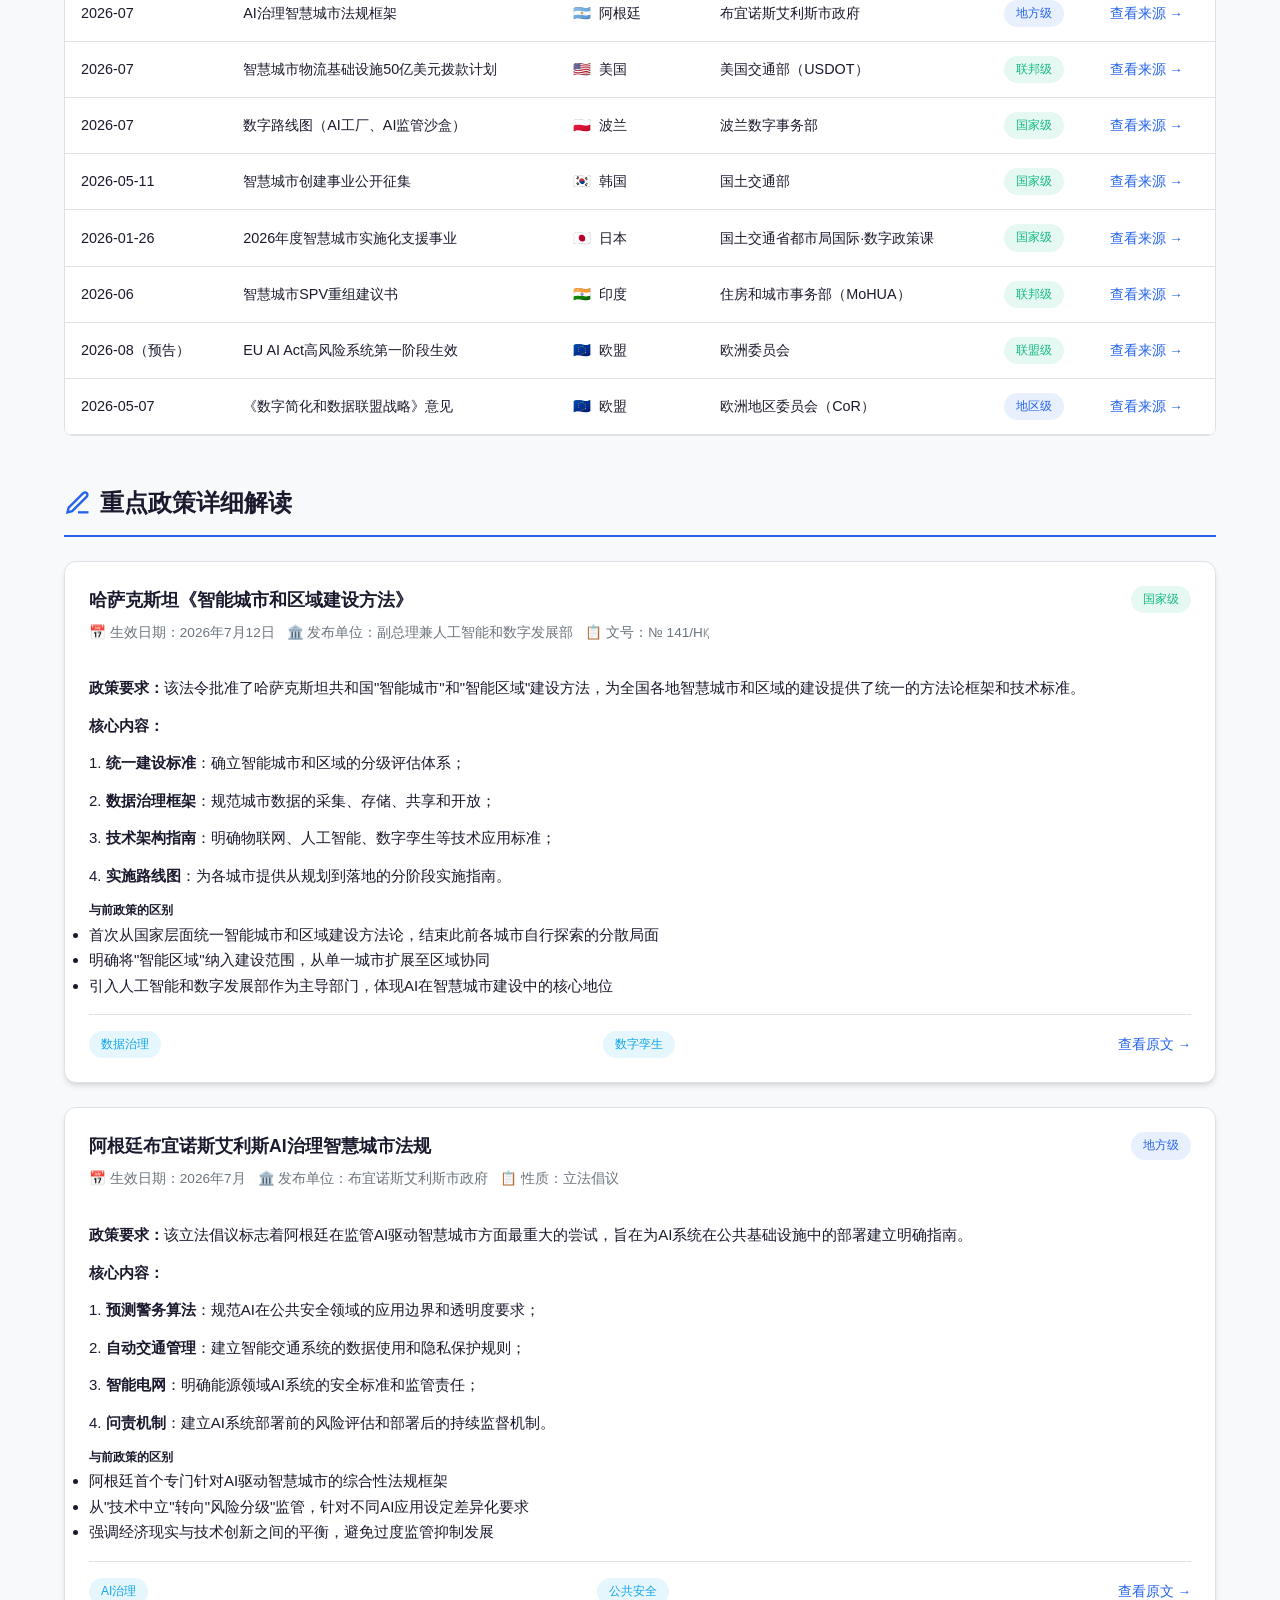
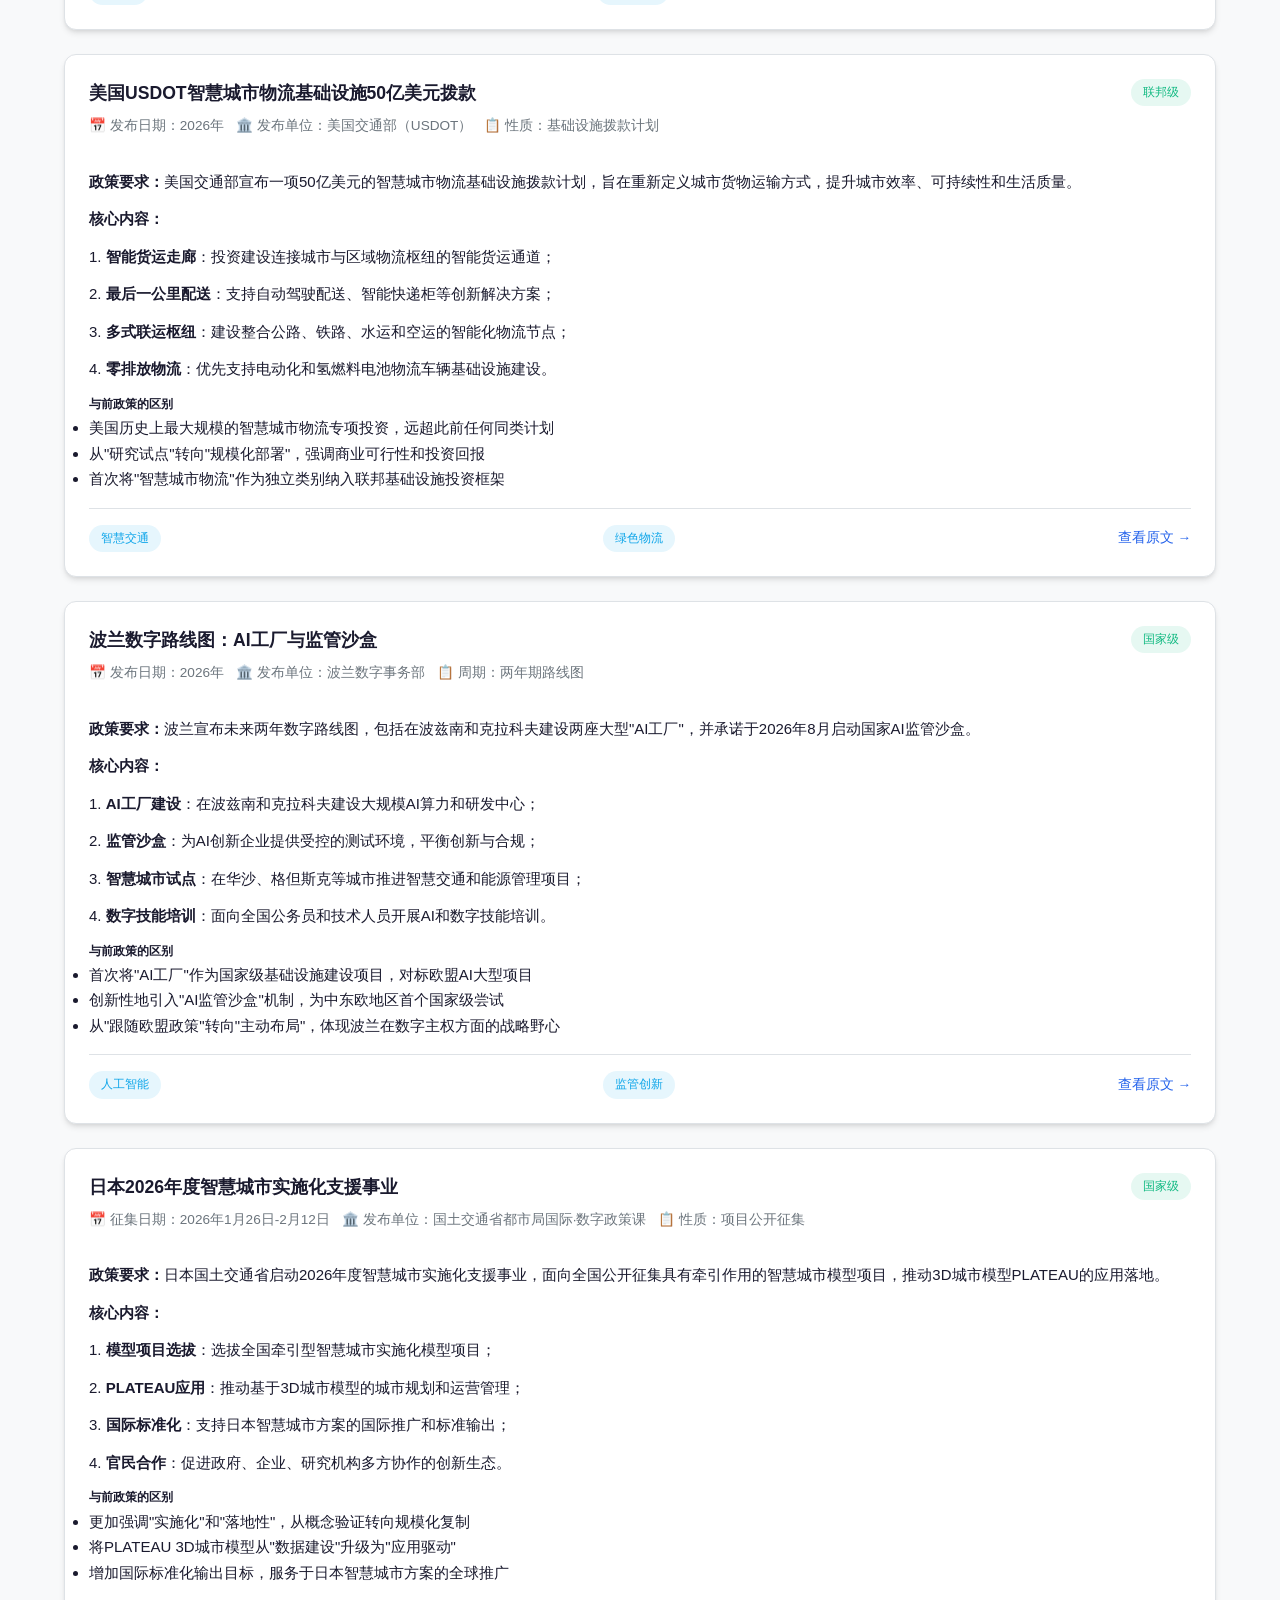
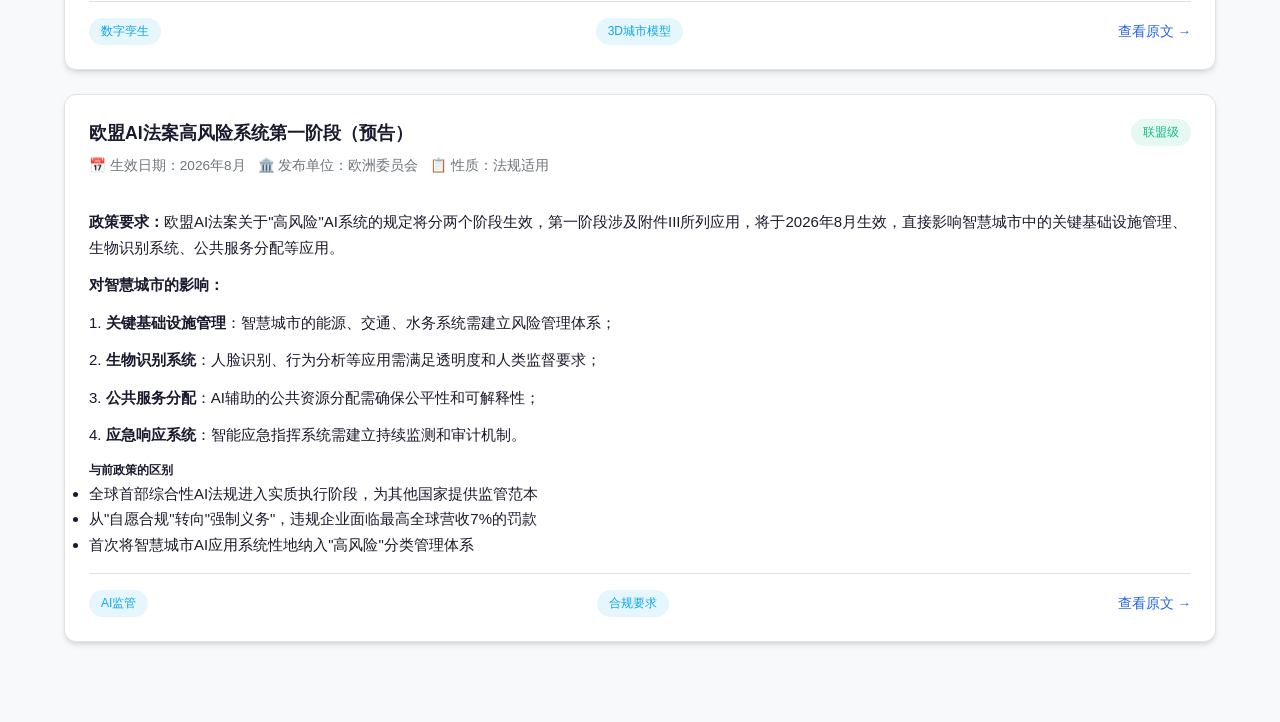
<file: international.html>
<!-- Generated by Trae Work -->
<!DOCTYPE html>
<html lang="zh-CN">
<head>
<meta charset="UTF-8">
<meta name="viewport" content="width=device-width, initial-scale=1.0">
<title>国外政策 - 智慧城市政策日报</title>
<link rel="stylesheet" href="assets/style.css">
<style>
  .country-flag { display: inline-flex; align-items: center; gap: 0.5rem; font-weight: 500; }
  .country-flag::before { content: '🌍'; }
  .country-flag.us::before { content: '🇺🇸'; }
  .country-flag.eu::before { content: '🇪🇺'; }
  .country-flag.jp::before { content: '🇯🇵'; }
  .country-flag.kr::before { content: '🇰🇷'; }
  .country-flag.kz::before { content: '🇰🇿'; }
  .country-flag.ar::before { content: '🇦🇷'; }
  .country-flag.pl::before { content: '🇵🇱'; }
  .country-flag.in::before { content: '🇮🇳'; }
</style>
</head>
<body>

<nav class="navbar">
  <div class="nav-container">
    <a href="index.html" class="nav-brand">
      <svg viewBox="0 0 24 24" fill="none" stroke="currentColor" stroke-width="2"><path d="M3 9l9-7 9 7v11a2 2 0 0 1-2 2H5a2 2 0 0 1-2-2z"></path><polyline points="9 22 9 12 15 12 15 22"></polyline></svg>
      智慧城市政策日报
    </a>
    <ul class="nav-menu">
      <li><a href="index.html">总览</a></li>
      <li><a href="domestic.html">国内政策</a></li>
      <li><a href="international.html" class="active">国外政策</a></li>
      <li><a href="analysis.html">数据分析</a></li>
    </ul>
  </div>
</nav>

<header class="hero">
  <h1>国外智慧城市政策分析</h1>
  <p>2026年7月全球发布的智慧城市相关政策文件汇总与深度解读</p>
  <div class="date-badge">数据更新日期：2026年7月8日</div>
</header>

<main class="container">

  <!-- Section 1: Timeline -->
  <section class="section">
    <h2 class="section-title">
      <svg class="icon" viewBox="0 0 24 24" fill="none" stroke="currentColor" stroke-width="2"><circle cx="12" cy="12" r="10"></circle><polyline points="12 6 12 12 16 14"></polyline></svg>
      今日政策发布时间线
    </h2>
    <div class="timeline">
      <div class="timeline-item">
        <div class="timeline-dot international"></div>
        <div class="timeline-date">2026年7月12日（即将生效）</div>
        <div class="timeline-content">
          <div class="timeline-title">哈萨克斯坦《智能城市和区域建设方法》正式生效</div>
          <div class="timeline-desc">由副总理兼人工智能和数字发展部部长签署，规范全国智能城市和区域建设标准。</div>
        </div>
      </div>
      <div class="timeline-item">
        <div class="timeline-dot international"></div>
        <div class="timeline-date">2026年7月（本月生效）</div>
        <div class="timeline-content">
          <div class="timeline-title">阿根廷布宜诺斯艾利斯AI治理智慧城市法规生效</div>
          <div class="timeline-desc">建立AI系统公共基础设施部署的明确指南，涵盖预测警务、自动交通管理和智能电网。</div>
        </div>
      </div>
      <div class="timeline-item">
        <div class="timeline-dot international"></div>
        <div class="timeline-date">2026年7月</div>
        <div class="timeline-content">
          <div class="timeline-title">美国USDOT宣布50亿美元智慧城市物流基础设施拨款</div>
          <div class="timeline-desc">美国交通部推出里程碑式拨款计划，重新定义城市货物运输方式。</div>
        </div>
      </div>
      <div class="timeline-item">
        <div class="timeline-dot international"></div>
        <div class="timeline-date">2026年7月</div>
        <div class="timeline-content">
          <div class="timeline-title">波兰发布数字路线图，AI工厂和AI监管沙盒即将启动</div>
          <div class="timeline-desc">计划在波兹南和克拉科夫建设两座大型"AI工厂"，8月启动国家AI监管沙盒。</div>
        </div>
      </div>
      <div class="timeline-item">
        <div class="timeline-dot international"></div>
        <div class="timeline-date">2026年5月11日-13日</div>
        <div class="timeline-content">
          <div class="timeline-title">韩国国土交通部智慧城市项目公开征集</div>
          <div class="timeline-desc">"据点型智慧城市创建事业"和"智慧城市特化园区创建事业"公开征集，6月最终选定。</div>
        </div>
      </div>
      <div class="timeline-item">
        <div class="timeline-dot international"></div>
        <div class="timeline-date">2026年2月12日</div>
        <div class="timeline-content">
          <div class="timeline-title">日本国土交通省启动2026年度智慧城市实施化支援事业</div>
          <div class="timeline-desc">1月26日开始公开征集，选拔全国牵引型模型项目。</div>
        </div>
      </div>
    </div>
  </section>

  <!-- Section 2: Detailed Policy Table -->
  <section class="section">
    <h2 class="section-title">
      <svg class="icon" viewBox="0 0 24 24" fill="none" stroke="currentColor" stroke-width="2"><path d="M14 2H6a2 2 0 0 0-2 2v16a2 2 0 0 0 2 2h12a2 2 0 0 0 2-2V8z"></path><polyline points="14 2 14 8 20 8"></polyline><line x1="16" y1="13" x2="8" y2="13"></line><line x1="16" y1="17" x2="8" y2="17"></line><polyline points="10 9 9 9 8 9"></polyline></svg>
      本月国外政策详细列表
    </h2>
    <div class="table-wrap">
      <table>
        <thead>
          <tr>
            <th>发布日期</th>
            <th>政策名称</th>
            <th>发布国家/地区</th>
            <th>发布单位</th>
            <th>政策级别</th>
            <th>数据来源</th>
          </tr>
        </thead>
        <tbody>
          <tr>
            <td>2026-07-12</td>
            <td>《智能城市和区域建设方法》</td>
            <td><span class="country-flag kz">哈萨克斯坦</span></td>
            <td>副总理兼人工智能和数字发展部</td>
            <td><span class="tag tag-success">国家级</span></td>
            <td><a class="source-link" href="https://zakon.mybuh.kz/rus/docs/g26ipm00141/" target="_blank">查看来源 →</a></td>
          </tr>
          <tr>
            <td>2026-07</td>
            <td>AI治理智慧城市法规框架</td>
            <td><span class="country-flag ar">阿根廷</span></td>
            <td>布宜诺斯艾利斯市政府</td>
            <td><span class="tag tag-primary">地方级</span></td>
            <td><a class="source-link" href="https://news.dataglobalhub.org/article/when-buenos-aires-dreams-of-smart-cities-can-ai-governance-outrun-our-economic-realities-mocgh5ri" target="_blank">查看来源 →</a></td>
          </tr>
          <tr>
            <td>2026-07</td>
            <td>智慧城市物流基础设施50亿美元拨款计划</td>
            <td><span class="country-flag us">美国</span></td>
            <td>美国交通部（USDOT）</td>
            <td><span class="tag tag-success">联邦级</span></td>
            <td><a class="source-link" href="https://mobilityrevolutionhub.com/usdot-smart-city-logistics-grant/" target="_blank">查看来源 →</a></td>
          </tr>
          <tr>
            <td>2026-07</td>
            <td>数字路线图（AI工厂、AI监管沙盒）</td>
            <td><span class="country-flag pl">波兰</span></td>
            <td>波兰数字事务部</td>
            <td><span class="tag tag-success">国家级</span></td>
            <td><a class="source-link" href="https://iotm2mcouncil.org/iot-library/news/iot-in-public-policy/iot-smart-device-public-policy-news-europe/" target="_blank">查看来源 →</a></td>
          </tr>
          <tr>
            <td>2026-05-11</td>
            <td>智慧城市创建事业公开征集</td>
            <td><span class="country-flag kr">韩国</span></td>
            <td>国土交通部</td>
            <td><span class="tag tag-success">国家级</span></td>
            <td><a class="source-link" href="https://www.ikld.kr/news/articleView.html?idxno=330792" target="_blank">查看来源 →</a></td>
          </tr>
          <tr>
            <td>2026-01-26</td>
            <td>2026年度智慧城市实施化支援事业</td>
            <td><span class="country-flag jp">日本</span></td>
            <td>国土交通省都市局国际·数字政策课</td>
            <td><span class="tag tag-success">国家级</span></td>
            <td><a class="source-link" href="https://www.housenews.jp/executive/34709" target="_blank">查看来源 →</a></td>
          </tr>
          <tr>
            <td>2026-06</td>
            <td>智慧城市SPV重组建议书</td>
            <td><span class="country-flag in">印度</span></td>
            <td>住房和城市事务部（MoHUA）</td>
            <td><span class="tag tag-success">联邦级</span></td>
            <td><a class="source-link" href="https://avantiscdnprodstorage.blob.core.windows.net/legalupdatedocs/43413/MoHUA-issued-the-advisory-for-Repurposing-of-Smart-City-SPVs-Jun112025.pdf" target="_blank">查看来源 →</a></td>
          </tr>
          <tr>
            <td>2026-08（预告）</td>
            <td>EU AI Act高风险系统第一阶段生效</td>
            <td><span class="country-flag eu">欧盟</span></td>
            <td>欧洲委员会</td>
            <td><span class="tag tag-success">联盟级</span></td>
            <td><a class="source-link" href="https://www.iotm2mcouncil.org/iot-library/news/iot-security-public-policy/navigating-the-eu-ai-act/" target="_blank">查看来源 →</a></td>
          </tr>
          <tr>
            <td>2026-05-07</td>
            <td>《数字简化和数据联盟战略》意见</td>
            <td><span class="country-flag eu">欧盟</span></td>
            <td>欧洲地区委员会（CoR）</td>
            <td><span class="tag tag-primary">地区级</span></td>
            <td><a class="source-link" href="https://www.cor.europa.eu/en/news/regions-and-cities-call-clearer-eu-digital-rules-and-more-support-ai-rollout-and-data-implementation" target="_blank">查看来源 →</a></td>
          </tr>
        </tbody>
      </table>
    </div>
  </section>

  <!-- Section 3: Policy Details -->
  <section class="section">
    <h2 class="section-title">
      <svg class="icon" viewBox="0 0 24 24" fill="none" stroke="currentColor" stroke-width="2"><path d="M12 20h9"></path><path d="M16.5 3.5a2.121 2.121 0 0 1 3 3L7 19l-4 1 1-4L16.5 3.5z"></path></svg>
      重点政策详细解读
    </h2>

    <div class="card">
      <div class="card-header">
        <div>
          <div class="card-title">哈萨克斯坦《智能城市和区域建设方法》</div>
          <div class="card-meta">
            <span>📅 生效日期：2026年7月12日</span>
            <span>🏛️ 发布单位：副总理兼人工智能和数字发展部</span>
            <span>📋 文号：№ 141/НҚ</span>
          </div>
        </div>
        <span class="tag tag-success">国家级</span>
      </div>
      <div class="card-body">
        <p><strong>政策要求：</strong>该法令批准了哈萨克斯坦共和国"智能城市"和"智能区域"建设方法，为全国各地智慧城市和区域的建设提供了统一的方法论框架和技术标准。</p>
        <p><strong>核心内容：</strong></p>
        <p>1. <strong>统一建设标准</strong>：确立智能城市和区域的分级评估体系；</p>
        <p>2. <strong>数据治理框架</strong>：规范城市数据的采集、存储、共享和开放；</p>
        <p>3. <strong>技术架构指南</strong>：明确物联网、人工智能、数字孪生等技术应用标准；</p>
        <p>4. <strong>实施路线图</strong>：为各城市提供从规划到落地的分阶段实施指南。</p>
        <div class="diff-box">
          <h5>与前政策的区别</h5>
          <ul>
            <li>首次从国家层面统一智能城市和区域建设方法论，结束此前各城市自行探索的分散局面</li>
            <li>明确将"智能区域"纳入建设范围，从单一城市扩展至区域协同</li>
            <li>引入人工智能和数字发展部作为主导部门，体现AI在智慧城市建设中的核心地位</li>
          </ul>
        </div>
      </div>
      <div class="card-footer">
        <span class="tag tag-info">数据治理</span>
        <span class="tag tag-info">数字孪生</span>
        <a class="source-link" href="https://zakon.mybuh.kz/rus/docs/g26ipm00141/" target="_blank">查看原文 →</a>
      </div>
    </div>

    <div class="card">
      <div class="card-header">
        <div>
          <div class="card-title">阿根廷布宜诺斯艾利斯AI治理智慧城市法规</div>
          <div class="card-meta">
            <span>📅 生效日期：2026年7月</span>
            <span>🏛️ 发布单位：布宜诺斯艾利斯市政府</span>
            <span>📋 性质：立法倡议</span>
          </div>
        </div>
        <span class="tag tag-primary">地方级</span>
      </div>
      <div class="card-body">
        <p><strong>政策要求：</strong>该立法倡议标志着阿根廷在监管AI驱动智慧城市方面最重大的尝试，旨在为AI系统在公共基础设施中的部署建立明确指南。</p>
        <p><strong>核心内容：</strong></p>
        <p>1. <strong>预测警务算法</strong>：规范AI在公共安全领域的应用边界和透明度要求；</p>
        <p>2. <strong>自动交通管理</strong>：建立智能交通系统的数据使用和隐私保护规则；</p>
        <p>3. <strong>智能电网</strong>：明确能源领域AI系统的安全标准和监管责任；</p>
        <p>4. <strong>问责机制</strong>：建立AI系统部署前的风险评估和部署后的持续监督机制。</p>
        <div class="diff-box">
          <h5>与前政策的区别</h5>
          <ul>
            <li>阿根廷首个专门针对AI驱动智慧城市的综合性法规框架</li>
            <li>从"技术中立"转向"风险分级"监管，针对不同AI应用设定差异化要求</li>
            <li>强调经济现实与技术创新之间的平衡，避免过度监管抑制发展</li>
          </ul>
        </div>
      </div>
      <div class="card-footer">
        <span class="tag tag-info">AI治理</span>
        <span class="tag tag-info">公共安全</span>
        <a class="source-link" href="https://news.dataglobalhub.org/article/when-buenos-aires-dreams-of-smart-cities-can-ai-governance-outrun-our-economic-realities-mocgh5ri" target="_blank">查看原文 →</a>
      </div>
    </div>

    <div class="card">
      <div class="card-header">
        <div>
          <div class="card-title">美国USDOT智慧城市物流基础设施50亿美元拨款</div>
          <div class="card-meta">
            <span>📅 发布日期：2026年</span>
            <span>🏛️ 发布单位：美国交通部（USDOT）</span>
            <span>📋 性质：基础设施拨款计划</span>
          </div>
        </div>
        <span class="tag tag-success">联邦级</span>
      </div>
      <div class="card-body">
        <p><strong>政策要求：</strong>美国交通部宣布一项50亿美元的智慧城市物流基础设施拨款计划，旨在重新定义城市货物运输方式，提升城市效率、可持续性和生活质量。</p>
        <p><strong>核心内容：</strong></p>
        <p>1. <strong>智能货运走廊</strong>：投资建设连接城市与区域物流枢纽的智能货运通道；</p>
        <p>2. <strong>最后一公里配送</strong>：支持自动驾驶配送、智能快递柜等创新解决方案；</p>
        <p>3. <strong>多式联运枢纽</strong>：建设整合公路、铁路、水运和空运的智能化物流节点；</p>
        <p>4. <strong>零排放物流</strong>：优先支持电动化和氢燃料电池物流车辆基础设施建设。</p>
        <div class="diff-box">
          <h5>与前政策的区别</h5>
          <ul>
            <li>美国历史上最大规模的智慧城市物流专项投资，远超此前任何同类计划</li>
            <li>从"研究试点"转向"规模化部署"，强调商业可行性和投资回报</li>
            <li>首次将"智慧城市物流"作为独立类别纳入联邦基础设施投资框架</li>
          </ul>
        </div>
      </div>
      <div class="card-footer">
        <span class="tag tag-info">智慧交通</span>
        <span class="tag tag-info">绿色物流</span>
        <a class="source-link" href="https://mobilityrevolutionhub.com/usdot-smart-city-logistics-grant/" target="_blank">查看原文 →</a>
      </div>
    </div>

    <div class="card">
      <div class="card-header">
        <div>
          <div class="card-title">波兰数字路线图：AI工厂与监管沙盒</div>
          <div class="card-meta">
            <span>📅 发布日期：2026年</span>
            <span>🏛️ 发布单位：波兰数字事务部</span>
            <span>📋 周期：两年期路线图</span>
          </div>
        </div>
        <span class="tag tag-success">国家级</span>
      </div>
      <div class="card-body">
        <p><strong>政策要求：</strong>波兰宣布未来两年数字路线图，包括在波兹南和克拉科夫建设两座大型"AI工厂"，并承诺于2026年8月启动国家AI监管沙盒。</p>
        <p><strong>核心内容：</strong></p>
        <p>1. <strong>AI工厂建设</strong>：在波兹南和克拉科夫建设大规模AI算力和研发中心；</p>
        <p>2. <strong>监管沙盒</strong>：为AI创新企业提供受控的测试环境，平衡创新与合规；</p>
        <p>3. <strong>智慧城市试点</strong>：在华沙、格但斯克等城市推进智慧交通和能源管理项目；</p>
        <p>4. <strong>数字技能培训</strong>：面向全国公务员和技术人员开展AI和数字技能培训。</p>
        <div class="diff-box">
          <h5>与前政策的区别</h5>
          <ul>
            <li>首次将"AI工厂"作为国家级基础设施建设项目，对标欧盟AI大型项目</li>
            <li>创新性地引入"AI监管沙盒"机制，为中东欧地区首个国家级尝试</li>
            <li>从"跟随欧盟政策"转向"主动布局"，体现波兰在数字主权方面的战略野心</li>
          </ul>
        </div>
      </div>
      <div class="card-footer">
        <span class="tag tag-info">人工智能</span>
        <span class="tag tag-info">监管创新</span>
        <a class="source-link" href="https://iotm2mcouncil.org/iot-library/news/iot-in-public-policy/iot-smart-device-public-policy-news-europe/" target="_blank">查看原文 →</a>
      </div>
    </div>

    <div class="card">
      <div class="card-header">
        <div>
          <div class="card-title">日本2026年度智慧城市实施化支援事业</div>
          <div class="card-meta">
            <span>📅 征集日期：2026年1月26日-2月12日</span>
            <span>🏛️ 发布单位：国土交通省都市局国际·数字政策课</span>
            <span>📋 性质：项目公开征集</span>
          </div>
        </div>
        <span class="tag tag-success">国家级</span>
      </div>
      <div class="card-body">
        <p><strong>政策要求：</strong>日本国土交通省启动2026年度智慧城市实施化支援事业，面向全国公开征集具有牵引作用的智慧城市模型项目，推动3D城市模型PLATEAU的应用落地。</p>
        <p><strong>核心内容：</strong></p>
        <p>1. <strong>模型项目选拔</strong>：选拔全国牵引型智慧城市实施化模型项目；</p>
        <p>2. <strong>PLATEAU应用</strong>：推动基于3D城市模型的城市规划和运营管理；</p>
        <p>3. <strong>国际标准化</strong>：支持日本智慧城市方案的国际推广和标准输出；</p>
        <p>4. <strong>官民合作</strong>：促进政府、企业、研究机构多方协作的创新生态。</p>
        <div class="diff-box">
          <h5>与前政策的区别</h5>
          <ul>
            <li>更加强调"实施化"和"落地性"，从概念验证转向规模化复制</li>
            <li>将PLATEAU 3D城市模型从"数据建设"升级为"应用驱动"</li>
            <li>增加国际标准化输出目标，服务于日本智慧城市方案的全球推广</li>
          </ul>
        </div>
      </div>
      <div class="card-footer">
        <span class="tag tag-info">数字孪生</span>
        <span class="tag tag-info">3D城市模型</span>
        <a class="source-link" href="https://www.housenews.jp/executive/34709" target="_blank">查看原文 →</a>
      </div>
    </div>

    <div class="card">
      <div class="card-header">
        <div>
          <div class="card-title">欧盟AI法案高风险系统第一阶段（预告）</div>
          <div class="card-meta">
            <span>📅 生效日期：2026年8月</span>
            <span>🏛️ 发布单位：欧洲委员会</span>
            <span>📋 性质：法规适用</span>
          </div>
        </div>
        <span class="tag tag-success">联盟级</span>
      </div>
      <div class="card-body">
        <p><strong>政策要求：</strong>欧盟AI法案关于"高风险"AI系统的规定将分两个阶段生效，第一阶段涉及附件III所列应用，将于2026年8月生效，直接影响智慧城市中的关键基础设施管理、生物识别系统、公共服务分配等应用。</p>
        <p><strong>对智慧城市的影响：</strong></p>
        <p>1. <strong>关键基础设施管理</strong>：智慧城市的能源、交通、水务系统需建立风险管理体系；</p>
        <p>2. <strong>生物识别系统</strong>：人脸识别、行为分析等应用需满足透明度和人类监督要求；</p>
        <p>3. <strong>公共服务分配</strong>：AI辅助的公共资源分配需确保公平性和可解释性；</p>
        <p>4. <strong>应急响应系统</strong>：智能应急指挥系统需建立持续监测和审计机制。</p>
        <div class="diff-box">
          <h5>与前政策的区别</h5>
          <ul>
            <li>全球首部综合性AI法规进入实质执行阶段，为其他国家提供监管范本</li>
            <li>从"自愿合规"转向"强制义务"，违规企业面临最高全球营收7%的罚款</li>
            <li>首次将智慧城市AI应用系统性地纳入"高风险"分类管理体系</li>
          </ul>
        </div>
      </div>
      <div class="card-footer">
        <span class="tag tag-info">AI监管</span>
        <span class="tag tag-info">合规要求</span>
        <a class="source-link" href="https://www.iotm2mcouncil.org/iot-library/news/iot-security-public-policy/navigating-the-eu-ai-act/" target="_blank">查看原文 →</a>
      </div>
    </div>
  </section>

</main>

<script src="./_shared/js/echarts.min.js"></script>
<script src="assets/charts.js"></script>
</body>
</html>
</file>
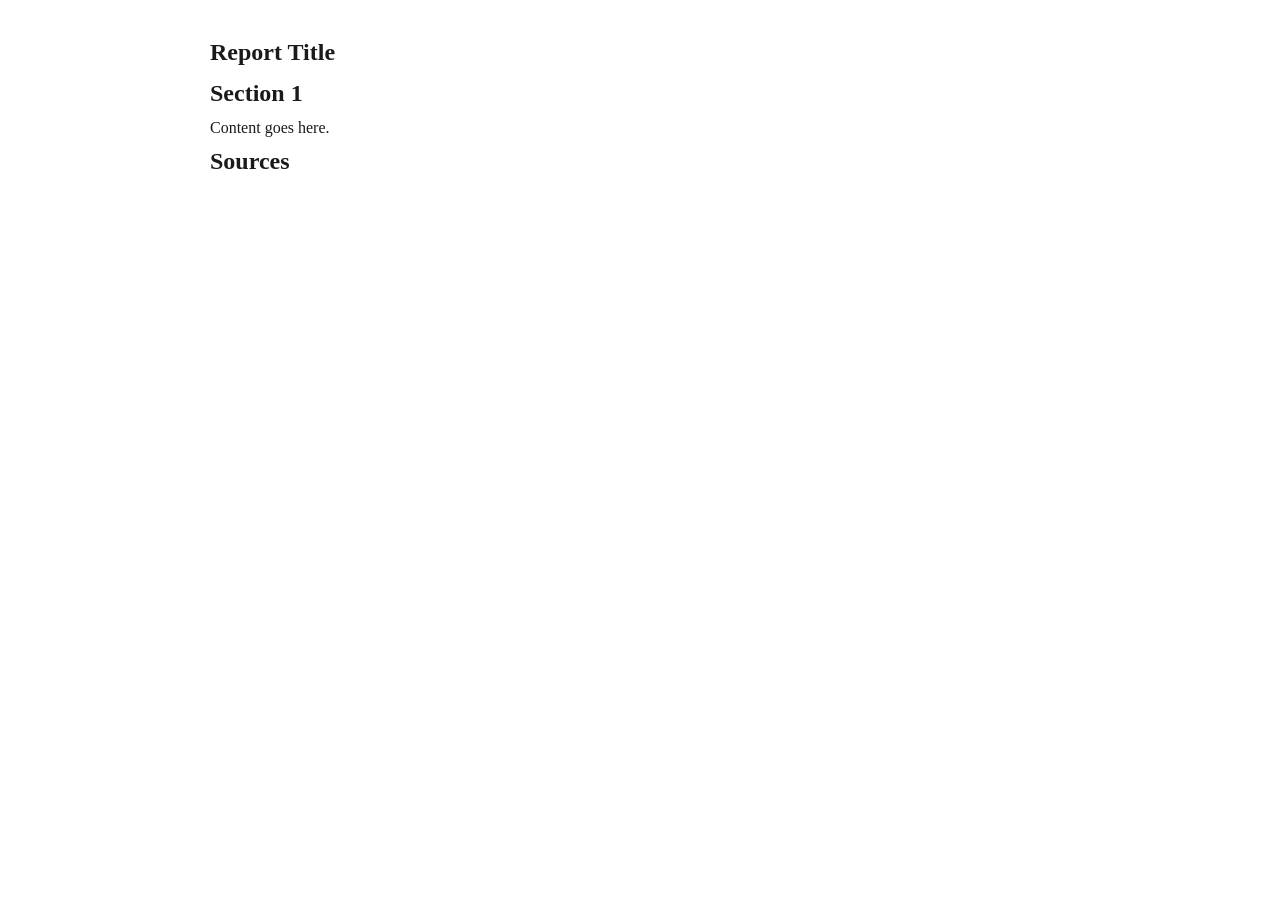
<file: smart-city-policy.html>
<!-- Generated by Trae Work -->
<!DOCTYPE html>
<html lang="en">
<head>
  <meta charset="UTF-8">
  <meta name="viewport" content="width=device-width, initial-scale=1.0">
  <title>Report</title>

  <style>
    /* === Font faces — filled by agent per chosen theme === */
    /*
    @font-face {
      font-family: 'FontName';
      src: url('./_shared/fonts/FontName-Regular.ttf') format('truetype');
      font-weight: 400;
    }
    @font-face {
      font-family: 'FontName';
      src: url('./_shared/fonts/FontName-Bold.ttf') format('truetype');
      font-weight: 700;
    }
    @font-face {
      font-family: 'MonoName';
      src: url('./_shared/fonts/MonoName-Regular.ttf') format('truetype');
      font-weight: 400;
    }
    */
  </style>

  <style>
    /* === Theme CSS variables === */
    :root {
      --bg: #ffffff;
      --bg2: #f5f5f5;
      --ink: #1a1a1a;
      --muted: #6b7280;
      --rule: #e5e7eb;
      --accent: #2563eb;
      --accent2: #7c3aed;
      --font: 'FontName', serif;
      --font-mono: 'MonoName', monospace;
      --max: 860px;
    }

    /* === Base styles === */
    *, *::before, *::after { box-sizing: border-box; margin: 0; padding: 0; }
    html { font-size: 16px; scroll-behavior: smooth; }
    body {
      font-family: var(--font);
      color: var(--ink);
      background: var(--bg);
      line-height: 1.7;
      padding: 2rem 1rem;
    }
    article.page {
      max-width: var(--max);
      margin: 0 auto;
    }
  </style>
</head>
<body>
  <article class="page">
    <header>
      <h1>Report Title</h1>
    </header>
    <main>
      <section>
        <h2>Section 1</h2>
        <p>Content goes here.</p>
      </section>
    </main>
    <footer>
      <div class="sources">
        <h2>Sources</h2>
        <ol></ol>
      </div>
    </footer>
  </article>

  <!-- Shared JS — uncomment what you need -->
  <!-- <script src="./_shared/js/echarts.min.js"></script> -->
  <!-- <script src="./_shared/js/mermaid.min.js"></script> -->
  <!-- <script src="./assets/charts.js"></script> -->
  <!-- <script src="./_shared/js/lightbox.js"></script> -->
</body>
</html>
</file>
<file: assets/style.css>
/* Smart City Policy Report - Shared Styles */

:root {
  --bg: #f8f9fa;
  --bg2: #ffffff;
  --ink: #1a1a2e;
  --muted: #6c757d;
  --rule: #dee2e6;
  --accent: #2563eb;
  --accent2: #0ea5e9;
  --success: #10b981;
  --warning: #f59e0b;
  --danger: #ef4444;
  --shadow: 0 4px 6px -1px rgba(0,0,0,0.1), 0 2px 4px -2px rgba(0,0,0,0.1);
  --shadow-lg: 0 10px 15px -3px rgba(0,0,0,0.1), 0 4px 6px -4px rgba(0,0,0,0.1);
}

* { margin: 0; padding: 0; box-sizing: border-box; }

html { scroll-behavior: smooth; }

body {
  font-family: "Noto Sans CJK SC", "PingFang SC", "Microsoft YaHei", sans-serif;
  background: var(--bg);
  color: var(--ink);
  line-height: 1.6;
  font-size: 15px;
}

/* Navigation */
.navbar {
  background: var(--bg2);
  border-bottom: 1px solid var(--rule);
  position: sticky;
  top: 0;
  z-index: 100;
  box-shadow: var(--shadow);
}

.nav-container {
  max-width: 1200px;
  margin: 0 auto;
  padding: 0 1.5rem;
  display: flex;
  align-items: center;
  justify-content: space-between;
  height: 64px;
}

.nav-brand {
  font-size: 1.25rem;
  font-weight: 700;
  color: var(--accent);
  text-decoration: none;
  display: flex;
  align-items: center;
  gap: 0.5rem;
}

.nav-brand svg {
  width: 28px;
  height: 28px;
}

.nav-menu {
  display: flex;
  gap: 0.25rem;
  list-style: none;
}

.nav-menu a {
  padding: 0.5rem 1rem;
  border-radius: 6px;
  color: var(--muted);
  text-decoration: none;
  font-weight: 500;
  font-size: 0.9rem;
  transition: all 0.2s;
}

.nav-menu a:hover,
.nav-menu a.active {
  color: var(--accent);
  background: rgba(37, 99, 235, 0.08);
}

.nav-menu a.active {
  font-weight: 600;
}

/* Layout */
.container {
  max-width: 1200px;
  margin: 0 auto;
  padding: 2rem 1.5rem;
}

.section {
  margin-bottom: 3rem;
}

.section-title {
  font-size: 1.5rem;
  font-weight: 700;
  margin-bottom: 1.5rem;
  padding-bottom: 0.75rem;
  border-bottom: 2px solid var(--accent);
  display: flex;
  align-items: center;
  gap: 0.5rem;
}

.section-title .icon {
  width: 28px;
  height: 28px;
  color: var(--accent);
}

/* Cards */
.card {
  background: var(--bg2);
  border-radius: 12px;
  border: 1px solid var(--rule);
  padding: 1.5rem;
  margin-bottom: 1.5rem;
  box-shadow: var(--shadow);
  transition: box-shadow 0.2s;
}

.card:hover {
  box-shadow: var(--shadow-lg);
}

.card-header {
  display: flex;
  justify-content: space-between;
  align-items: flex-start;
  margin-bottom: 1rem;
}

.card-title {
  font-size: 1.1rem;
  font-weight: 600;
  color: var(--ink);
  margin-bottom: 0.5rem;
}

.card-meta {
  display: flex;
  flex-wrap: wrap;
  gap: 0.75rem;
  font-size: 0.85rem;
  color: var(--muted);
  margin-bottom: 1rem;
}

.card-meta span {
  display: flex;
  align-items: center;
  gap: 0.25rem;
}

.card-body {
  color: var(--ink);
  line-height: 1.7;
}

.card-body p {
  margin-bottom: 0.75rem;
}

.card-footer {
  margin-top: 1rem;
  padding-top: 1rem;
  border-top: 1px solid var(--rule);
  display: flex;
  justify-content: space-between;
  align-items: center;
}

/* Tags */
.tag {
  display: inline-flex;
  align-items: center;
  padding: 0.25rem 0.75rem;
  border-radius: 9999px;
  font-size: 0.75rem;
  font-weight: 500;
}

.tag-primary { background: rgba(37, 99, 235, 0.1); color: var(--accent); }
.tag-success { background: rgba(16, 185, 129, 0.1); color: var(--success); }
.tag-warning { background: rgba(245, 158, 11, 0.1); color: var(--warning); }
.tag-danger { background: rgba(239, 68, 68, 0.1); color: var(--danger); }
.tag-info { background: rgba(14, 165, 233, 0.1); color: var(--accent2); }

/* Timeline */
.timeline {
  position: relative;
  padding-left: 2rem;
}

.timeline::before {
  content: '';
  position: absolute;
  left: 7px;
  top: 0;
  bottom: 0;
  width: 2px;
  background: var(--rule);
}

.timeline-item {
  position: relative;
  padding-bottom: 2rem;
}

.timeline-item:last-child {
  padding-bottom: 0;
}

.timeline-dot {
  position: absolute;
  left: -2rem;
  top: 0.25rem;
  width: 16px;
  height: 16px;
  border-radius: 50%;
  background: var(--accent);
  border: 3px solid var(--bg2);
  box-shadow: 0 0 0 2px var(--accent);
}

.timeline-dot.domestic { background: var(--accent); box-shadow: 0 0 0 2px var(--accent); }
.timeline-dot.international { background: var(--accent2); box-shadow: 0 0 0 2px var(--accent2); }

.timeline-date {
  font-size: 0.85rem;
  font-weight: 600;
  color: var(--accent);
  margin-bottom: 0.25rem;
}

.timeline-content {
  background: var(--bg2);
  border-radius: 8px;
  padding: 1rem;
  border: 1px solid var(--rule);
}

.timeline-title {
  font-weight: 600;
  margin-bottom: 0.5rem;
}

.timeline-desc {
  font-size: 0.9rem;
  color: var(--muted);
}

/* Tables */
.table-wrap {
  overflow-x: auto;
  overflow-y: auto;
  max-height: 600px;
  border-radius: 8px;
  border: 1px solid var(--rule);
}

table {
  width: 100%;
  border-collapse: collapse;
  background: var(--bg2);
  min-width: 800px;
}

thead {
  background: var(--bg);
  position: sticky;
  top: 0;
  z-index: 10;
}

th, td {
  padding: 0.875rem 1rem;
  text-align: left;
  border-bottom: 1px solid var(--rule);
  font-size: 0.9rem;
}

th {
  font-weight: 600;
  color: var(--ink);
  font-size: 0.85rem;
  text-transform: uppercase;
  letter-spacing: 0.03em;
}

tr:hover td {
  background: rgba(37, 99, 235, 0.02);
}

/* Links */
a.source-link {
  color: var(--accent);
  text-decoration: none;
  font-size: 0.85rem;
  display: inline-flex;
  align-items: center;
  gap: 0.25rem;
}

a.source-link:hover {
  text-decoration: underline;
}

/* Buttons */
.btn {
  display: inline-flex;
  align-items: center;
  gap: 0.5rem;
  padding: 0.625rem 1.25rem;
  border-radius: 8px;
  font-weight: 500;
  font-size: 0.9rem;
  text-decoration: none;
  border: none;
  cursor: pointer;
  transition: all 0.2s;
}

.btn-primary {
  background: var(--accent);
  color: white;
}

.btn-primary:hover {
  background: #1d4ed8;
}

.btn-outline {
  background: transparent;
  color: var(--accent);
  border: 1px solid var(--accent);
}

.btn-outline:hover {
  background: rgba(37, 99, 235, 0.05);
}

/* Stats Grid */
.stats-grid {
  display: grid;
  grid-template-columns: repeat(auto-fit, minmax(200px, 1fr));
  gap: 1.5rem;
  margin-bottom: 2rem;
}

.stat-card {
  background: var(--bg2);
  border-radius: 12px;
  padding: 1.5rem;
  border: 1px solid var(--rule);
  box-shadow: var(--shadow);
  text-align: center;
}

.stat-value {
  font-size: 2rem;
  font-weight: 700;
  color: var(--accent);
  line-height: 1;
  margin-bottom: 0.5rem;
}

.stat-label {
  font-size: 0.85rem;
  color: var(--muted);
}

/* Charts */
.chart-figure {
  margin: 2rem 0;
  background: var(--bg2);
  border-radius: 12px;
  padding: 1.5rem;
  border: 1px solid var(--rule);
  box-shadow: var(--shadow);
}

.chart-figure figcaption {
  font-size: 1rem;
  font-weight: 600;
  color: var(--ink);
  margin-bottom: 1rem;
  text-align: center;
}

.chart-container {
  width: 100%;
  min-height: 400px;
}

.chart-container.tall {
  min-height: 560px;
}

/* Keyword Tags */
.keyword-cloud {
  display: flex;
  flex-wrap: wrap;
  gap: 0.75rem;
  padding: 1.5rem;
  background: var(--bg2);
  border-radius: 12px;
  border: 1px solid var(--rule);
}

.keyword-item {
  display: inline-flex;
  align-items: center;
  gap: 0.5rem;
  padding: 0.5rem 1rem;
  border-radius: 8px;
  background: rgba(37, 99, 235, 0.08);
  color: var(--accent);
  font-weight: 500;
  font-size: 0.9rem;
  transition: transform 0.2s;
}

.keyword-item:hover {
  transform: translateY(-2px);
}

.keyword-count {
  background: var(--accent);
  color: white;
  font-size: 0.75rem;
  padding: 0.125rem 0.5rem;
  border-radius: 9999px;
}

/* Comparison */
.compare-grid {
  display: grid;
  grid-template-columns: repeat(2, 1fr);
  gap: 1.5rem;
}

.compare-card {
  background: var(--bg2);
  border-radius: 12px;
  padding: 1.5rem;
  border: 1px solid var(--rule);
}

.compare-card h4 {
  font-size: 1rem;
  font-weight: 600;
  margin-bottom: 1rem;
  padding-bottom: 0.5rem;
  border-bottom: 2px solid var(--accent);
}

/* Hero */
.hero {
  background: linear-gradient(135deg, var(--ink) 0%, #16213e 100%);
  color: white;
  padding: 4rem 1.5rem;
  text-align: center;
  margin-bottom: 2rem;
}

.hero h1 {
  font-size: 2.5rem;
  font-weight: 700;
  margin-bottom: 1rem;
}

.hero p {
  font-size: 1.1rem;
  opacity: 0.85;
  max-width: 600px;
  margin: 0 auto;
}

.hero .date-badge {
  display: inline-block;
  margin-top: 1.5rem;
  padding: 0.5rem 1.5rem;
  background: rgba(255,255,255,0.1);
  border-radius: 9999px;
  font-size: 0.9rem;
}

/* Page Tabs */
.page-tabs {
  display: flex;
  gap: 0.5rem;
  margin-bottom: 2rem;
  border-bottom: 2px solid var(--rule);
  padding-bottom: 0;
}

.page-tabs a {
  padding: 0.75rem 1.5rem;
  color: var(--muted);
  text-decoration: none;
  font-weight: 500;
  border-bottom: 2px solid transparent;
  margin-bottom: -2px;
  transition: all 0.2s;
}

.page-tabs a:hover,
.page-tabs a.active {
  color: var(--accent);
  border-bottom-color: var(--accent);
}

/* Print */
@media print {
  .navbar, .no-print { display: none !important; }
  .card { break-inside: avoid; }
  .section { break-inside: avoid; }
  body { background: white; }
}

/* Mobile */
@media (max-width: 768px) {
  .nav-menu { display: none; }
  .stats-grid { grid-template-columns: repeat(2, 1fr); }
  .compare-grid { grid-template-columns: 1fr; }
  .hero h1 { font-size: 1.75rem; }
  .container { padding: 1rem; }
}
</file>
